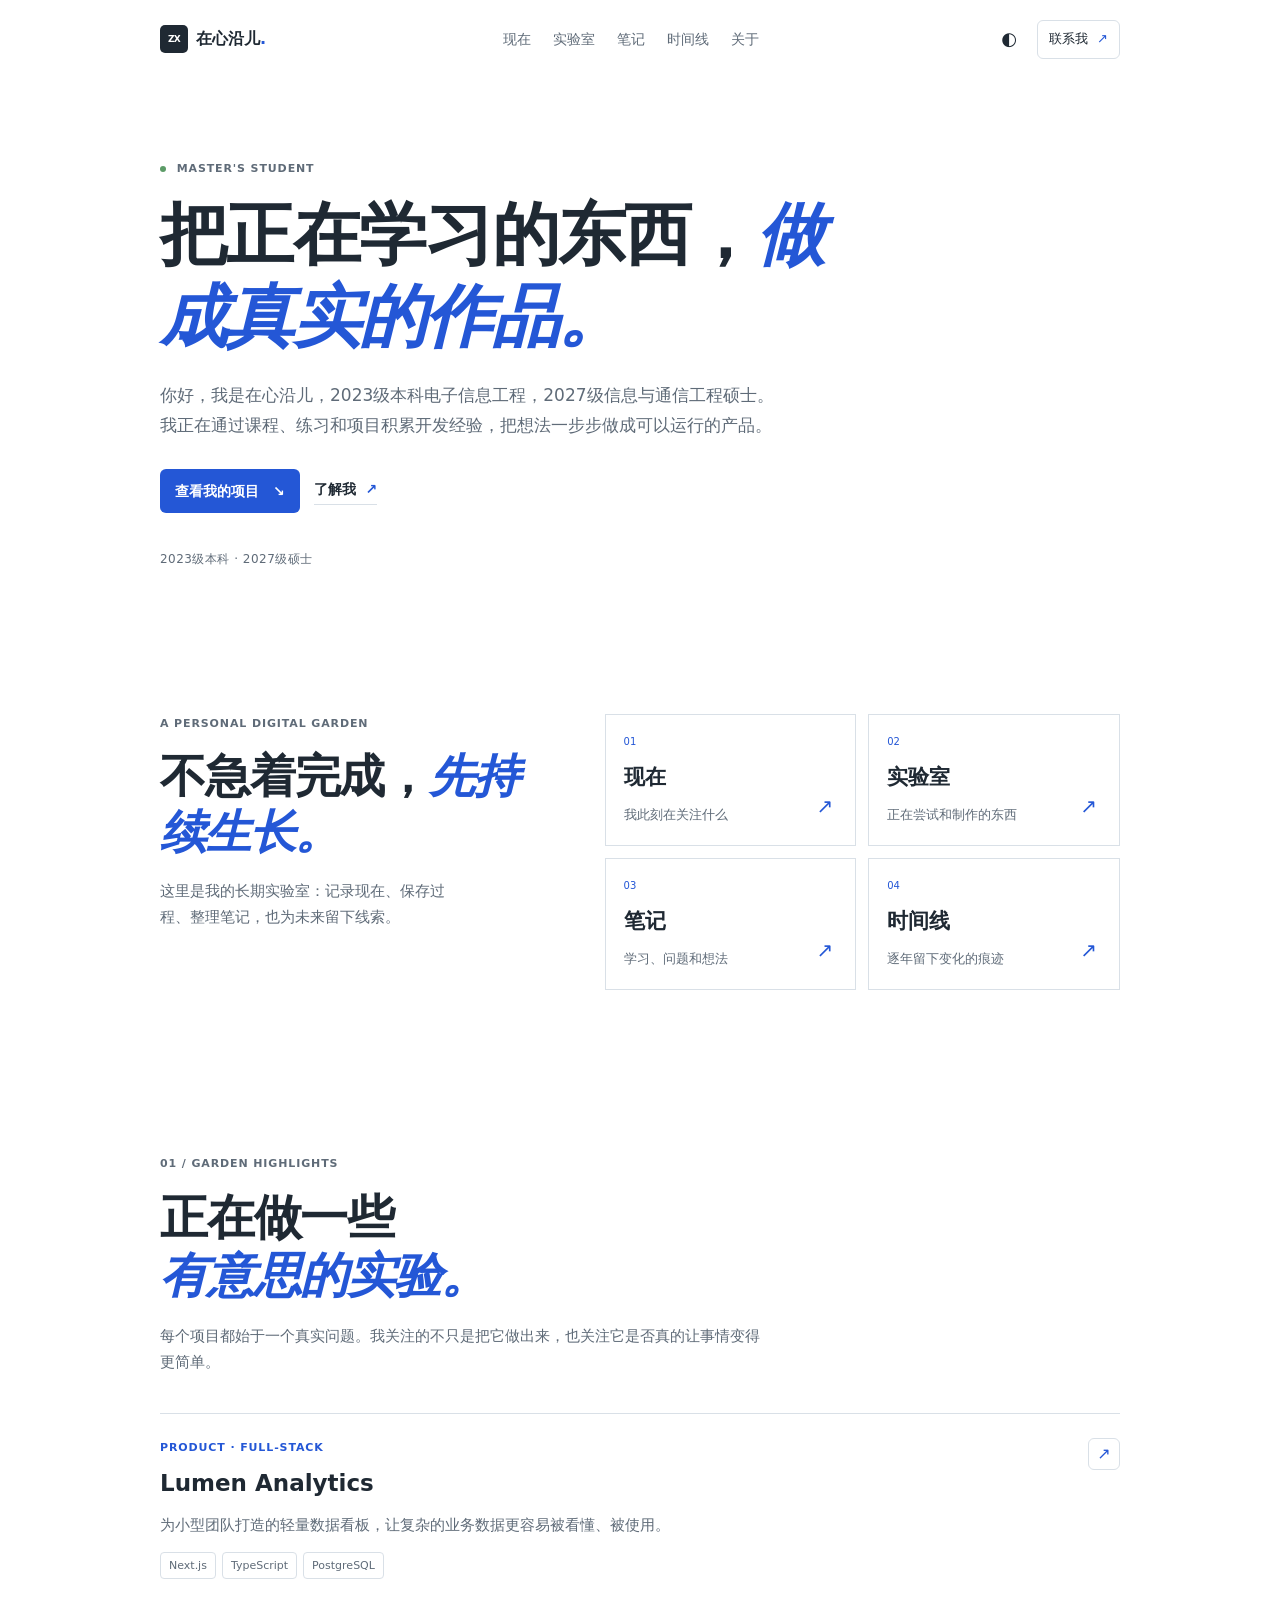
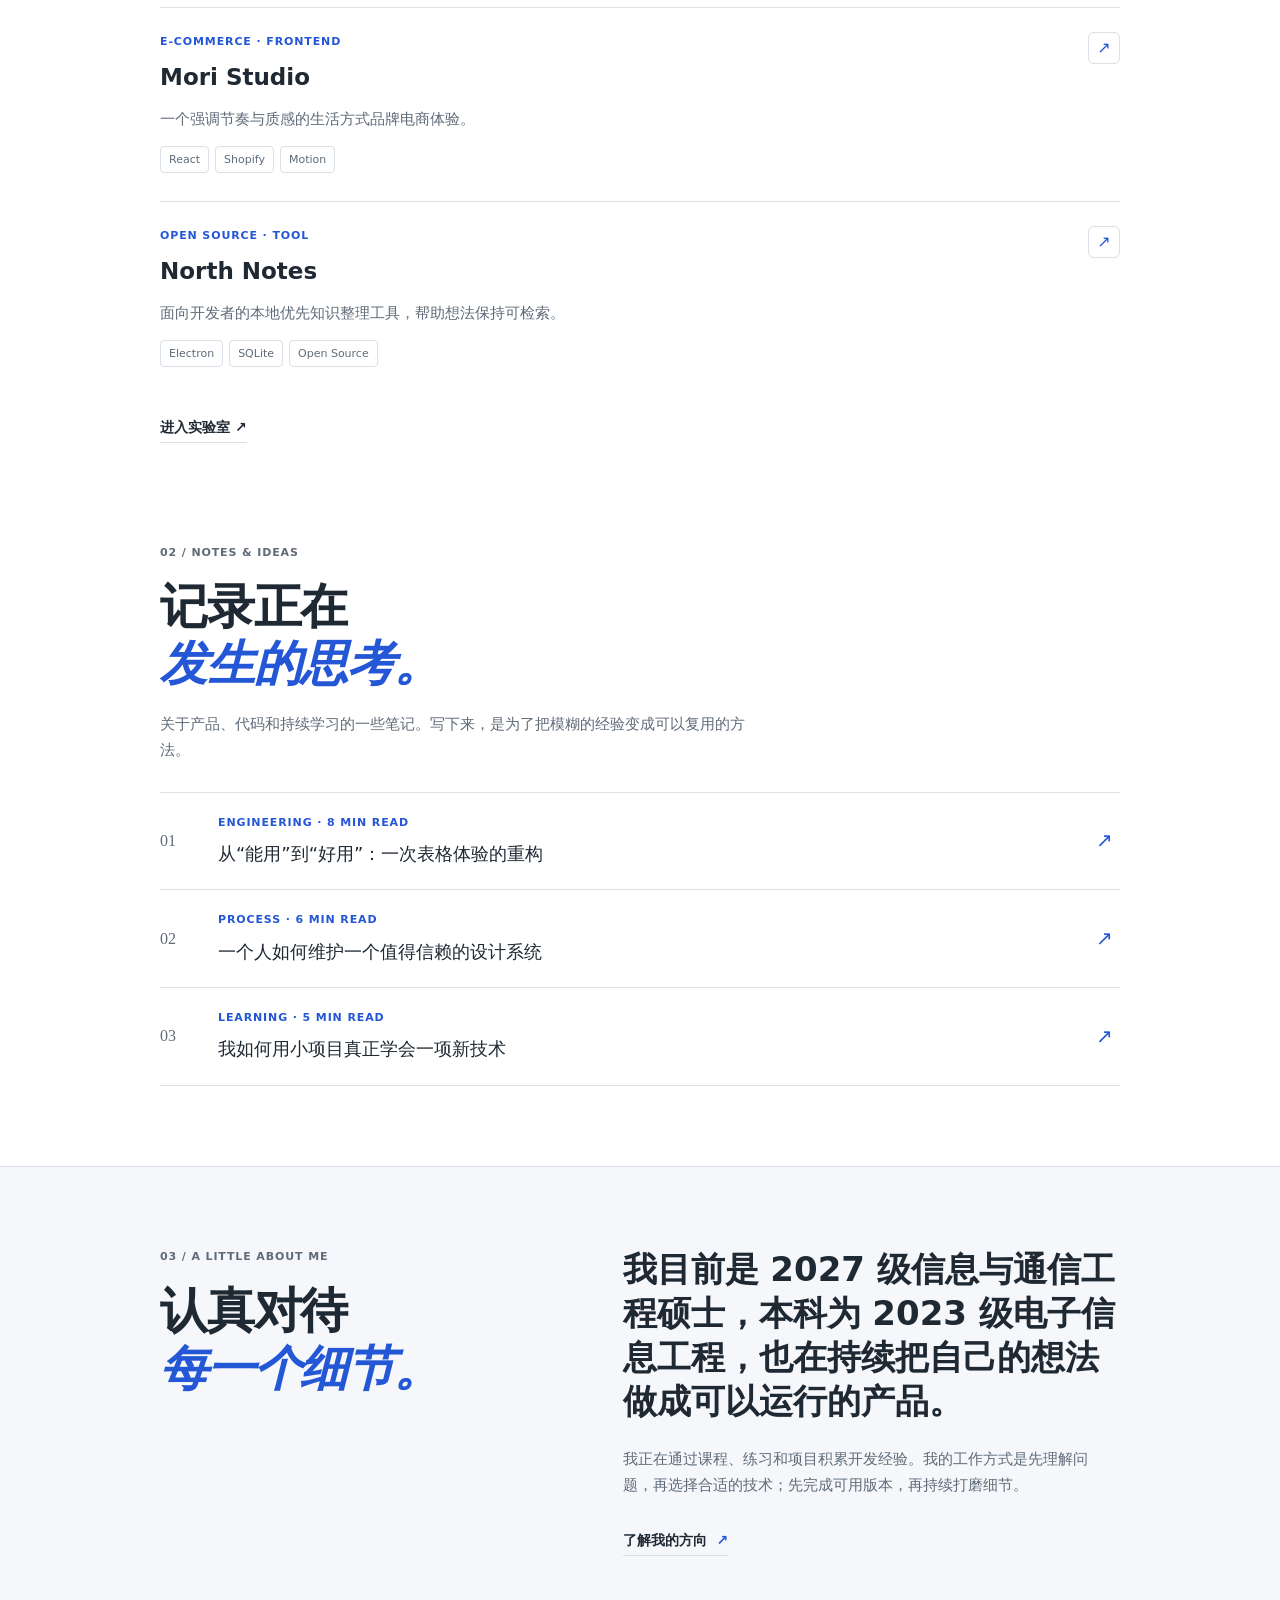
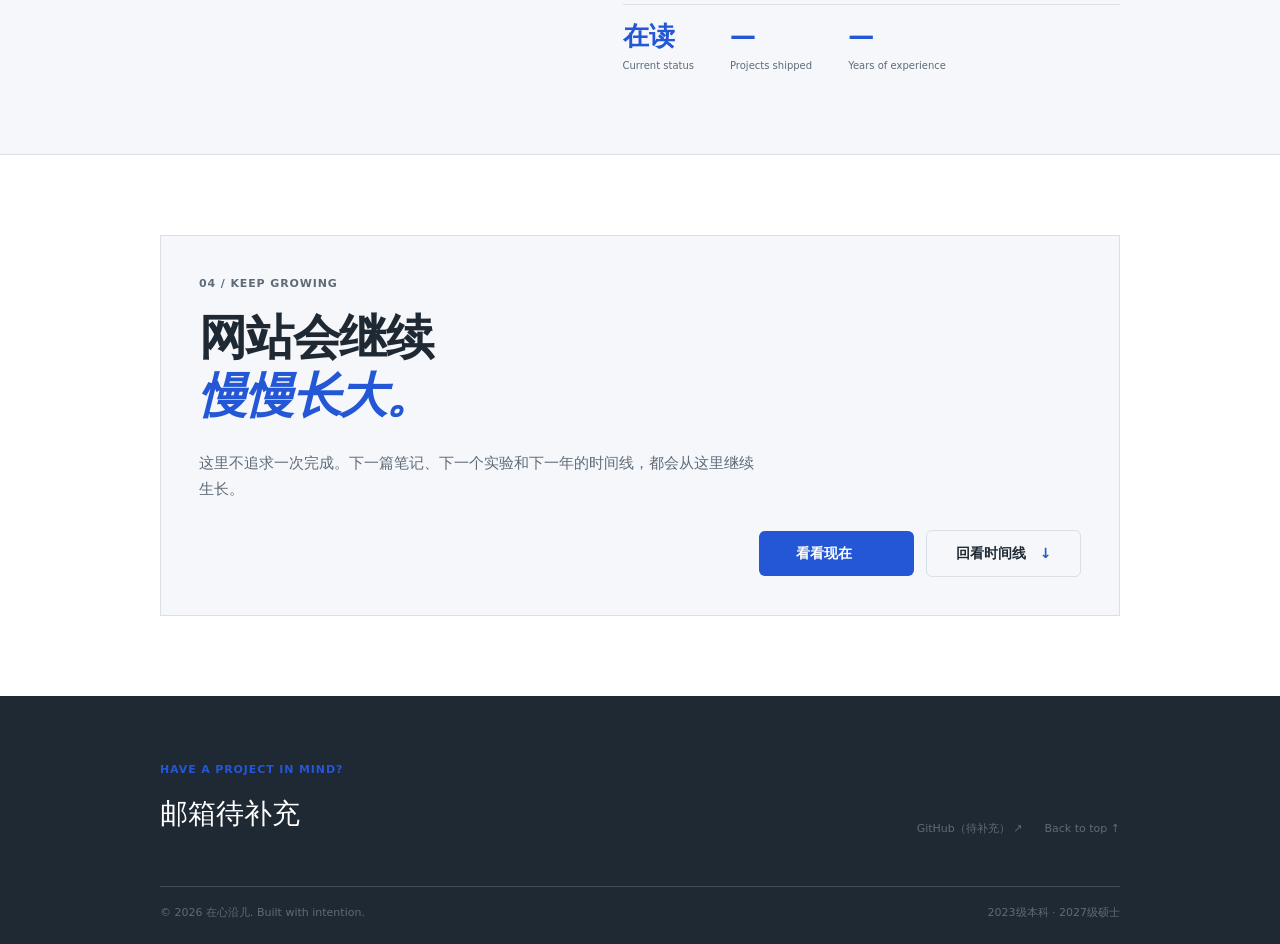
<file: index.html>
<!doctype html>
<html lang="zh-CN">
  <head>
    <meta charset="UTF-8" />
    <meta name="viewport" content="width=device-width, initial-scale=1.0" />
    <meta name="description" content="在心沿儿的个人数字花园，2023级本科电子信息工程，2027级信息与通信工程硕士。" />
    <meta name="theme-color" content="#f7f5ef" />
    <title>在心沿儿 · 2027级信息与通信工程硕士</title>
    <link rel="stylesheet" href="styles.css" />
  </head>
  <body>
    <div class="noise" aria-hidden="true"></div>
    <header class="site-header">
      <a class="brand" href="#top" aria-label="返回首页">
        <span class="brand-mark">ZX</span>
        <span>在心沿儿<span class="brand-dot">.</span></span>
      </a>
      <nav class="desktop-nav" aria-label="主导航">
        <a href="now.html">现在</a>
        <a href="lab.html">实验室</a>
        <a href="notes.html">笔记</a>
        <a href="timeline.html">时间线</a>
        <a href="about.html">关于</a>
      </nav>
      <div class="header-actions">
        <button class="icon-button" id="theme-toggle" type="button" aria-label="切换深色模式" title="切换深色模式">◐</button>
        <a class="header-contact" href="#contact">联系我 <span>↗</span></a>
        <button class="menu-toggle" id="menu-toggle" type="button" aria-label="打开菜单" aria-expanded="false">☰</button>
      </div>
      <nav class="mobile-nav" id="mobile-nav" aria-label="移动端导航">
        <a href="now.html">现在</a>
        <a href="lab.html">实验室</a>
        <a href="notes.html">笔记</a>
        <a href="timeline.html">时间线</a>
        <a href="about.html">关于</a>
      </nav>
    </header>

    <main id="top">
      <section class="hero section-shell">
        <div class="hero-copy">
          <p class="eyebrow"><span class="status-dot"></span> MASTER'S STUDENT</p>
          <h1>把正在学习的东西，<em>做成真实的作品。</em></h1>
          <p class="hero-description">你好，我是在心沿儿，2023级本科电子信息工程，2027级信息与通信工程硕士。我正在通过课程、练习和项目积累开发经验，把想法一步步做成可以运行的产品。</p>
          <div class="hero-actions">
            <a class="button button-primary" href="#projects">查看我的项目 <span>↘</span></a>
            <a class="text-link" href="#about">了解我 <span>↗</span></a>
          </div>
          <div class="hero-meta">
            <span>2023级本科 · 2027级硕士</span>
          </div>
        </div>
        <div class="hero-visual" aria-label="个人介绍视觉区域">
          <div class="orbit orbit-one"></div>
          <div class="orbit orbit-two"></div>
          <div class="hero-card hero-card-main">
            <span class="card-label">CURRENT FOCUS</span>
            <strong>Building thoughtful<br />digital experiences.</strong>
            <span class="card-arrow">↗</span>
          </div>
          <div class="floating-note note-top">Design<br /><span>+</span> Code</div>
          <div class="floating-note note-bottom">Selected<br />works <span>04</span></div>
        </div>
      </section>

      <section class="garden-overview section-shell" aria-label="个人数字花园入口">
        <div class="garden-overview-heading"><p class="eyebrow">A PERSONAL DIGITAL GARDEN</p><h2>不急着完成，<em>先持续生长。</em></h2><p>这里是我的长期实验室：记录现在、保存过程、整理笔记，也为未来留下线索。</p></div>
        <div class="garden-entry-grid"><a class="garden-entry" href="now.html"><span>01</span><strong>现在</strong><small>我此刻在关注什么</small><b>↗</b></a><a class="garden-entry" href="lab.html"><span>02</span><strong>实验室</strong><small>正在尝试和制作的东西</small><b>↗</b></a><a class="garden-entry" href="notes.html"><span>03</span><strong>笔记</strong><small>学习、问题和想法</small><b>↗</b></a><a class="garden-entry" href="timeline.html"><span>04</span><strong>时间线</strong><small>逐年留下变化的痕迹</small><b>↗</b></a></div>
      </section>

      <section class="marquee" aria-label="关注领域">
        <div class="marquee-track">
          <span>PRODUCT THINKING</span><b>✳</b><span>FRONTEND CRAFT</span><b>✳</b><span>OPEN SOURCE</span><b>✳</b><span>PRODUCT THINKING</span><b>✳</b><span>FRONTEND CRAFT</span><b>✳</b><span>OPEN SOURCE</span>
        </div>
      </section>

      <section class="section-shell section-block" id="projects">
        <div class="section-heading">
          <div>
            <p class="eyebrow">01 / GARDEN HIGHLIGHTS</p>
            <h2>正在做一些<br /><em>有意思的实验。</em></h2>
          </div>
          <p class="section-intro">每个项目都始于一个真实问题。我关注的不只是把它做出来，也关注它是否真的让事情变得更简单。</p>
        </div>
        <div class="project-grid">
          <article class="project-card project-featured">
            <div class="project-image image-lumen"><span class="image-label">LUMEN / 2024</span><div class="mock-window"><div class="mock-top"><i></i><i></i><i></i></div><div class="mock-content"><span></span><strong>01</strong><small>dashboard</small></div></div></div>
            <div class="project-info"><div><p class="project-type">PRODUCT · FULL-STACK</p><h3>Lumen Analytics</h3><p>为小型团队打造的轻量数据看板，让复杂的业务数据更容易被看懂、被使用。</p></div><a class="circle-link" href="#contact" aria-label="了解 Lumen Analytics 项目">↗</a></div>
            <div class="tag-list"><span>Next.js</span><span>TypeScript</span><span>PostgreSQL</span></div>
          </article>
          <article class="project-card">
            <div class="project-image image-mori"><span class="image-label">MORI / 2023</span><div class="mori-shape"></div><span class="mori-caption">slow<br />living</span></div>
            <div class="project-info"><div><p class="project-type">E-COMMERCE · FRONTEND</p><h3>Mori Studio</h3><p>一个强调节奏与质感的生活方式品牌电商体验。</p></div><a class="circle-link" href="#contact" aria-label="了解 Mori Studio 项目">↗</a></div>
            <div class="tag-list"><span>React</span><span>Shopify</span><span>Motion</span></div>
          </article>
          <article class="project-card">
            <div class="project-image image-north"><span class="image-label">NORTH / 2023</span><div class="north-grid"><span>N</span><span>O</span><span>R</span><span>T</span><span>H</span></div></div>
            <div class="project-info"><div><p class="project-type">OPEN SOURCE · TOOL</p><h3>North Notes</h3><p>面向开发者的本地优先知识整理工具，帮助想法保持可检索。</p></div><a class="circle-link" href="#contact" aria-label="了解 North Notes 项目">↗</a></div>
            <div class="tag-list"><span>Electron</span><span>SQLite</span><span>Open Source</span></div>
          </article>
        </div>
        <a class="section-link" href="lab.html">进入实验室 <span>↗</span></a>
      </section>

      <section class="section-shell section-block writing-section" id="writing">
        <div class="section-heading compact-heading">
          <div><p class="eyebrow">02 / NOTES & IDEAS</p><h2>记录正在<br /><em>发生的思考。</em></h2></div>
          <p class="section-intro">关于产品、代码和持续学习的一些笔记。写下来，是为了把模糊的经验变成可以复用的方法。</p>
        </div>
        <div class="article-list">
          <a class="article-row" href="notes.html"><span class="article-number">01</span><div><p class="article-meta">ENGINEERING · 8 MIN READ</p><h3>从“能用”到“好用”：一次表格体验的重构</h3></div><span class="article-arrow">↗</span></a>
          <a class="article-row" href="notes.html"><span class="article-number">02</span><div><p class="article-meta">PROCESS · 6 MIN READ</p><h3>一个人如何维护一个值得信赖的设计系统</h3></div><span class="article-arrow">↗</span></a>
          <a class="article-row" href="notes.html"><span class="article-number">03</span><div><p class="article-meta">LEARNING · 5 MIN READ</p><h3>我如何用小项目真正学会一项新技术</h3></div><span class="article-arrow">↗</span></a>
        </div>
      </section>

      <section class="about-panel" id="about">
        <div class="section-shell about-grid">
          <div><p class="eyebrow">03 / A LITTLE ABOUT ME</p><h2>认真对待<br /><em>每一个细节。</em></h2></div>
          <div class="about-copy"><p class="large-copy">我目前是 2027 级信息与通信工程硕士，本科为 2023 级电子信息工程，也在持续把自己的想法做成可以运行的产品。</p><p>我正在通过课程、练习和项目积累开发经验。我的工作方式是先理解问题，再选择合适的技术；先完成可用版本，再持续打磨细节。</p><a class="text-link" href="about.html">了解我的方向 <span>↗</span></a></div>
          <div class="about-facts"><div><strong>在读</strong><span>Current status</span></div><div><strong>—</strong><span>Projects shipped</span></div><div><strong>—</strong><span>Years of experience</span></div></div>
        </div>
      </section>

      <section class="section-shell section-block resume-section" id="resume">
        <div class="resume-card"><div><p class="eyebrow">04 / KEEP GROWING</p><h2>网站会继续<br /><em>慢慢长大。</em></h2><p>这里不追求一次完成。下一篇笔记、下一个实验和下一年的时间线，都会从这里继续生长。</p></div><div class="resume-actions"><a class="button button-dark" href="now.html">看看现在 <span>↗</span></a><a class="button button-outline" href="timeline.html">回看时间线 <span>↓</span></a></div></div>
      </section>
    </main>

    <footer class="site-footer" id="contact">
      <div class="section-shell footer-top"><div><span class="footer-kicker">Have a project in mind?</span><a class="footer-email" href="#contact">邮箱待补充</a></div><div class="footer-links"><a href="#contact">GitHub（待补充） ↗</a><a href="#top">Back to top ↑</a></div></div>
      <div class="section-shell footer-bottom"><span>© <span id="year"></span> 在心沿儿. Built with intention.</span><span>2023级本科 · 2027级硕士</span></div>
    </footer>
    <script src="script.js"></script>
  </body>
</html>
</file>
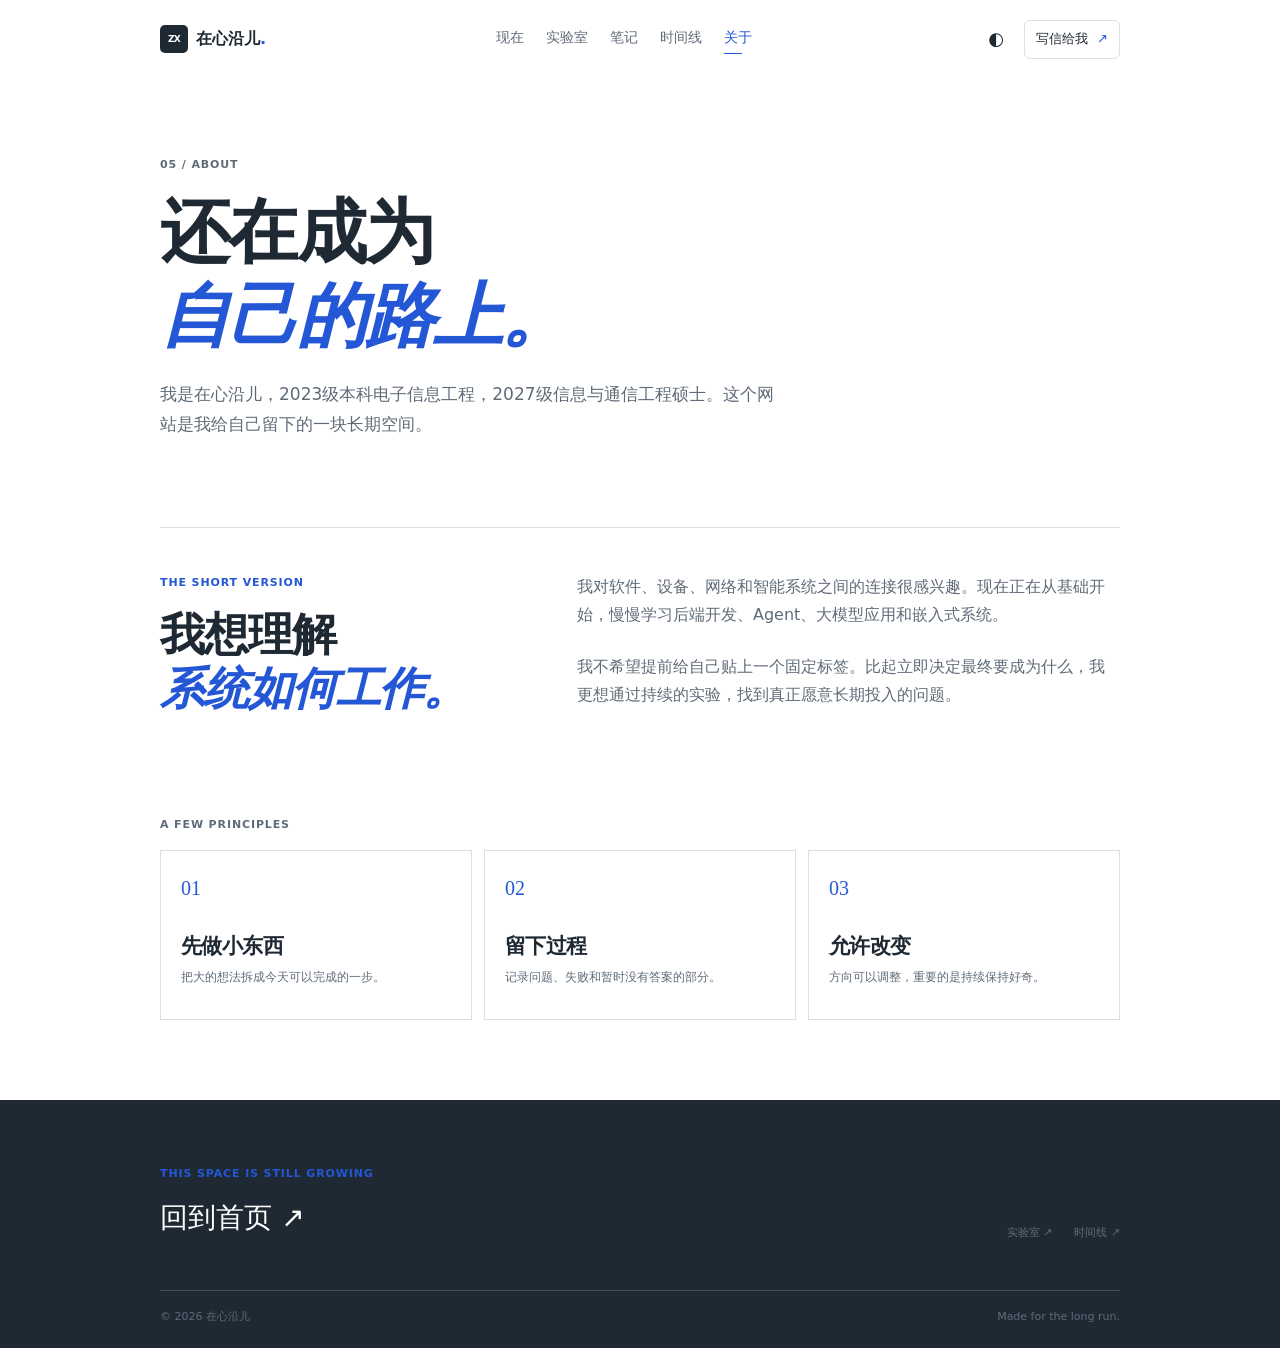
<file: about.html>
<!doctype html>
<html lang="zh-CN">
  <head><meta charset="UTF-8" /><meta name="viewport" content="width=device-width, initial-scale=1.0" /><meta name="description" content="关于在心沿儿：电子信息工程与信息通信工程背景的个人数字花园。" /><title>关于 · 在心沿儿</title><link rel="stylesheet" href="styles.css" /></head>
  <body><div class="noise" aria-hidden="true"></div><header class="site-header"><a class="brand" href="index.html" aria-label="返回首页"><span class="brand-mark">ZX</span><span>在心沿儿<span class="brand-dot">.</span></span></a><nav class="desktop-nav" aria-label="主导航"><a href="now.html">现在</a><a href="lab.html">实验室</a><a href="notes.html">笔记</a><a href="timeline.html">时间线</a><a class="active" href="about.html">关于</a></nav><div class="header-actions"><button class="icon-button" id="theme-toggle" type="button" aria-label="切换深色模式">◐</button><a class="header-contact" href="index.html#contact">写信给我 <span>↗</span></a><button class="menu-toggle" id="menu-toggle" type="button" aria-label="打开菜单" aria-expanded="false">☰</button></div><nav class="mobile-nav" id="mobile-nav" aria-label="移动端导航"><a href="now.html">现在</a><a href="lab.html">实验室</a><a href="notes.html">笔记</a><a href="timeline.html">时间线</a><a class="active" href="about.html">关于</a></nav></header>
    <main class="page-shell"><section class="page-hero"><p class="eyebrow">05 / ABOUT</p><h1>还在成为<br /><em>自己的路上。</em></h1><p>我是在心沿儿，2023级本科电子信息工程，2027级信息与通信工程硕士。这个网站是我给自己留下的一块长期空间。</p></section><section class="about-story content-section"><div class="story-column"><p class="card-kicker">THE SHORT VERSION</p><h2>我想理解<br /><em>系统如何工作。</em></h2></div><div class="story-column story-copy"><p>我对软件、设备、网络和智能系统之间的连接很感兴趣。现在正在从基础开始，慢慢学习后端开发、Agent、大模型应用和嵌入式系统。</p><p>我不希望提前给自己贴上一个固定标签。比起立即决定最终要成为什么，我更想通过持续的实验，找到真正愿意长期投入的问题。</p></div></section><section class="principles content-section"><p class="eyebrow">A FEW PRINCIPLES</p><div class="principle-grid"><article><span>01</span><h2>先做小东西</h2><p>把大的想法拆成今天可以完成的一步。</p></article><article><span>02</span><h2>留下过程</h2><p>记录问题、失败和暂时没有答案的部分。</p></article><article><span>03</span><h2>允许改变</h2><p>方向可以调整，重要的是持续保持好奇。</p></article></div></section></main>
    <footer class="site-footer"><div class="section-shell footer-top"><div><span class="footer-kicker">THIS SPACE IS STILL GROWING</span><a class="footer-email" href="index.html">回到首页 ↗</a></div><div class="footer-links"><a href="lab.html">实验室 ↗</a><a href="timeline.html">时间线 ↗</a></div></div><div class="section-shell footer-bottom"><span>© <span id="year"></span> 在心沿儿</span><span>Made for the long run.</span></div></footer><script src="script.js"></script></body>
</html>
</file>
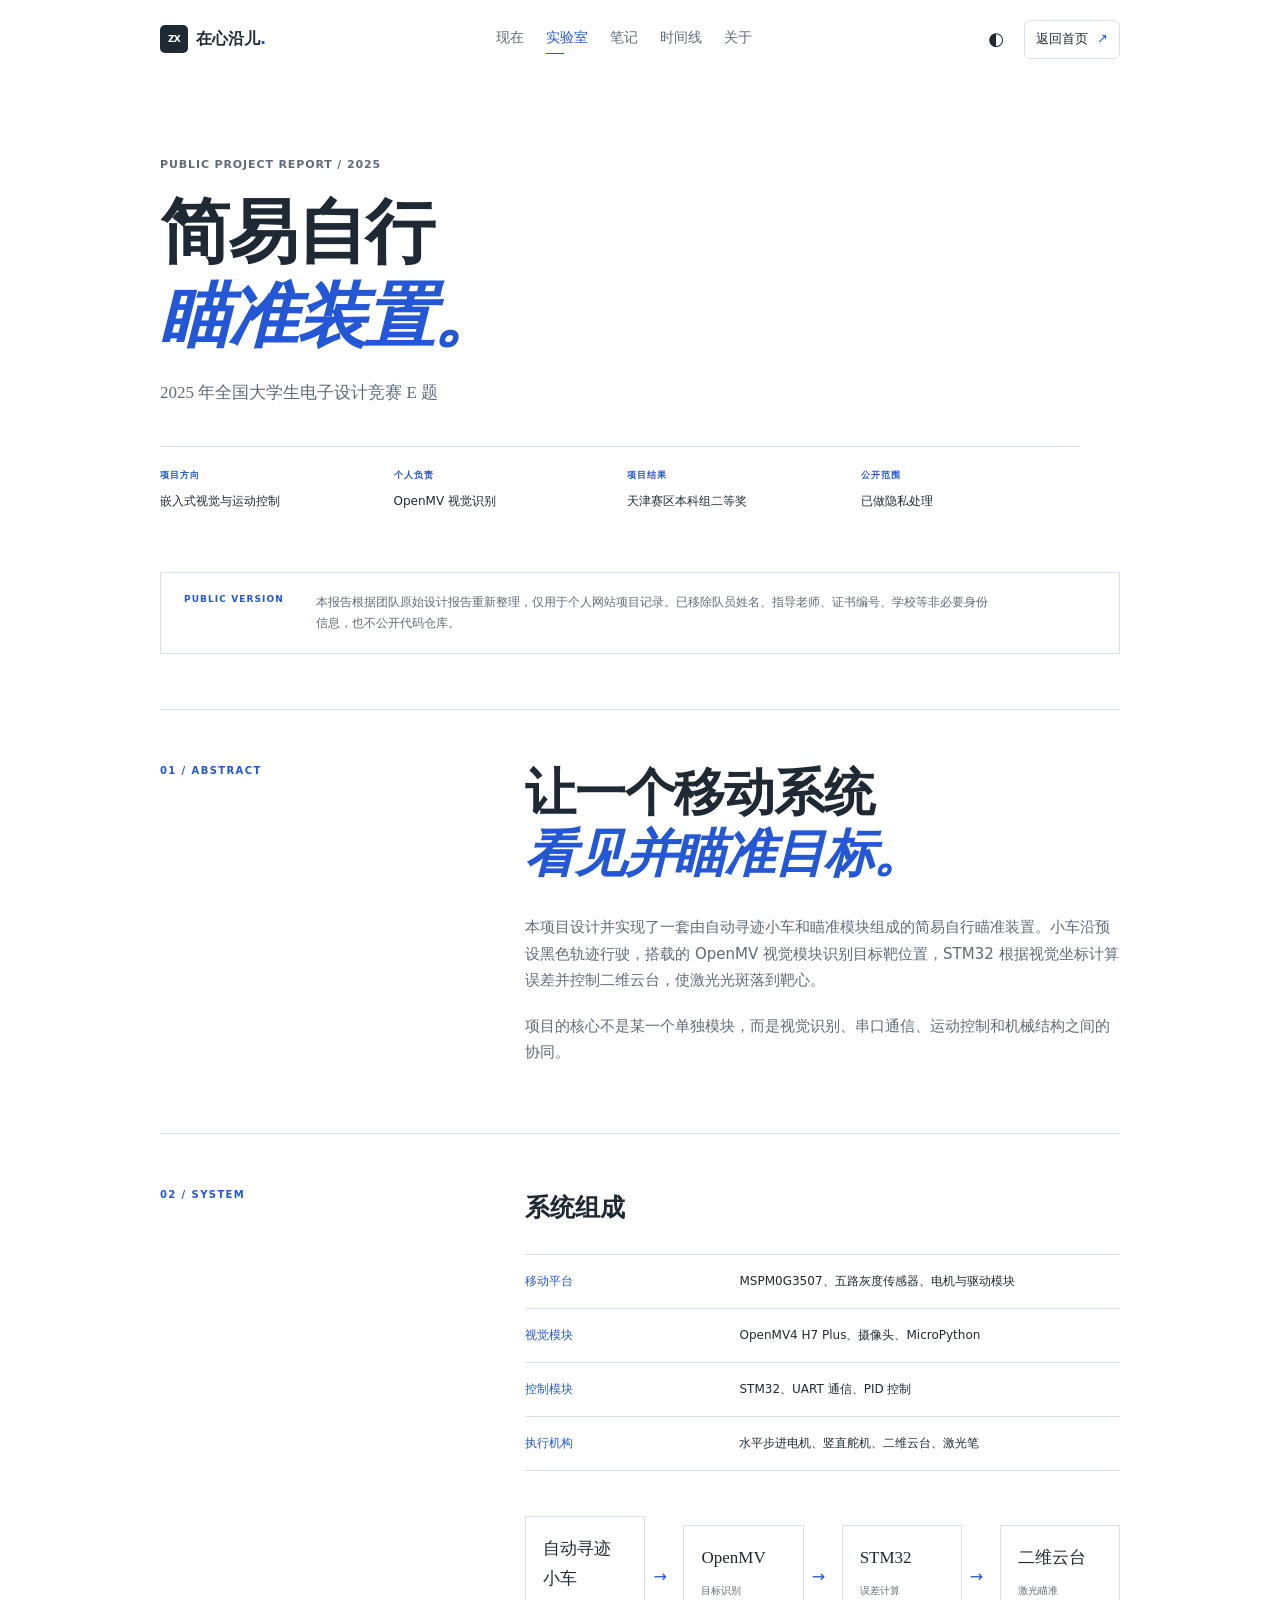
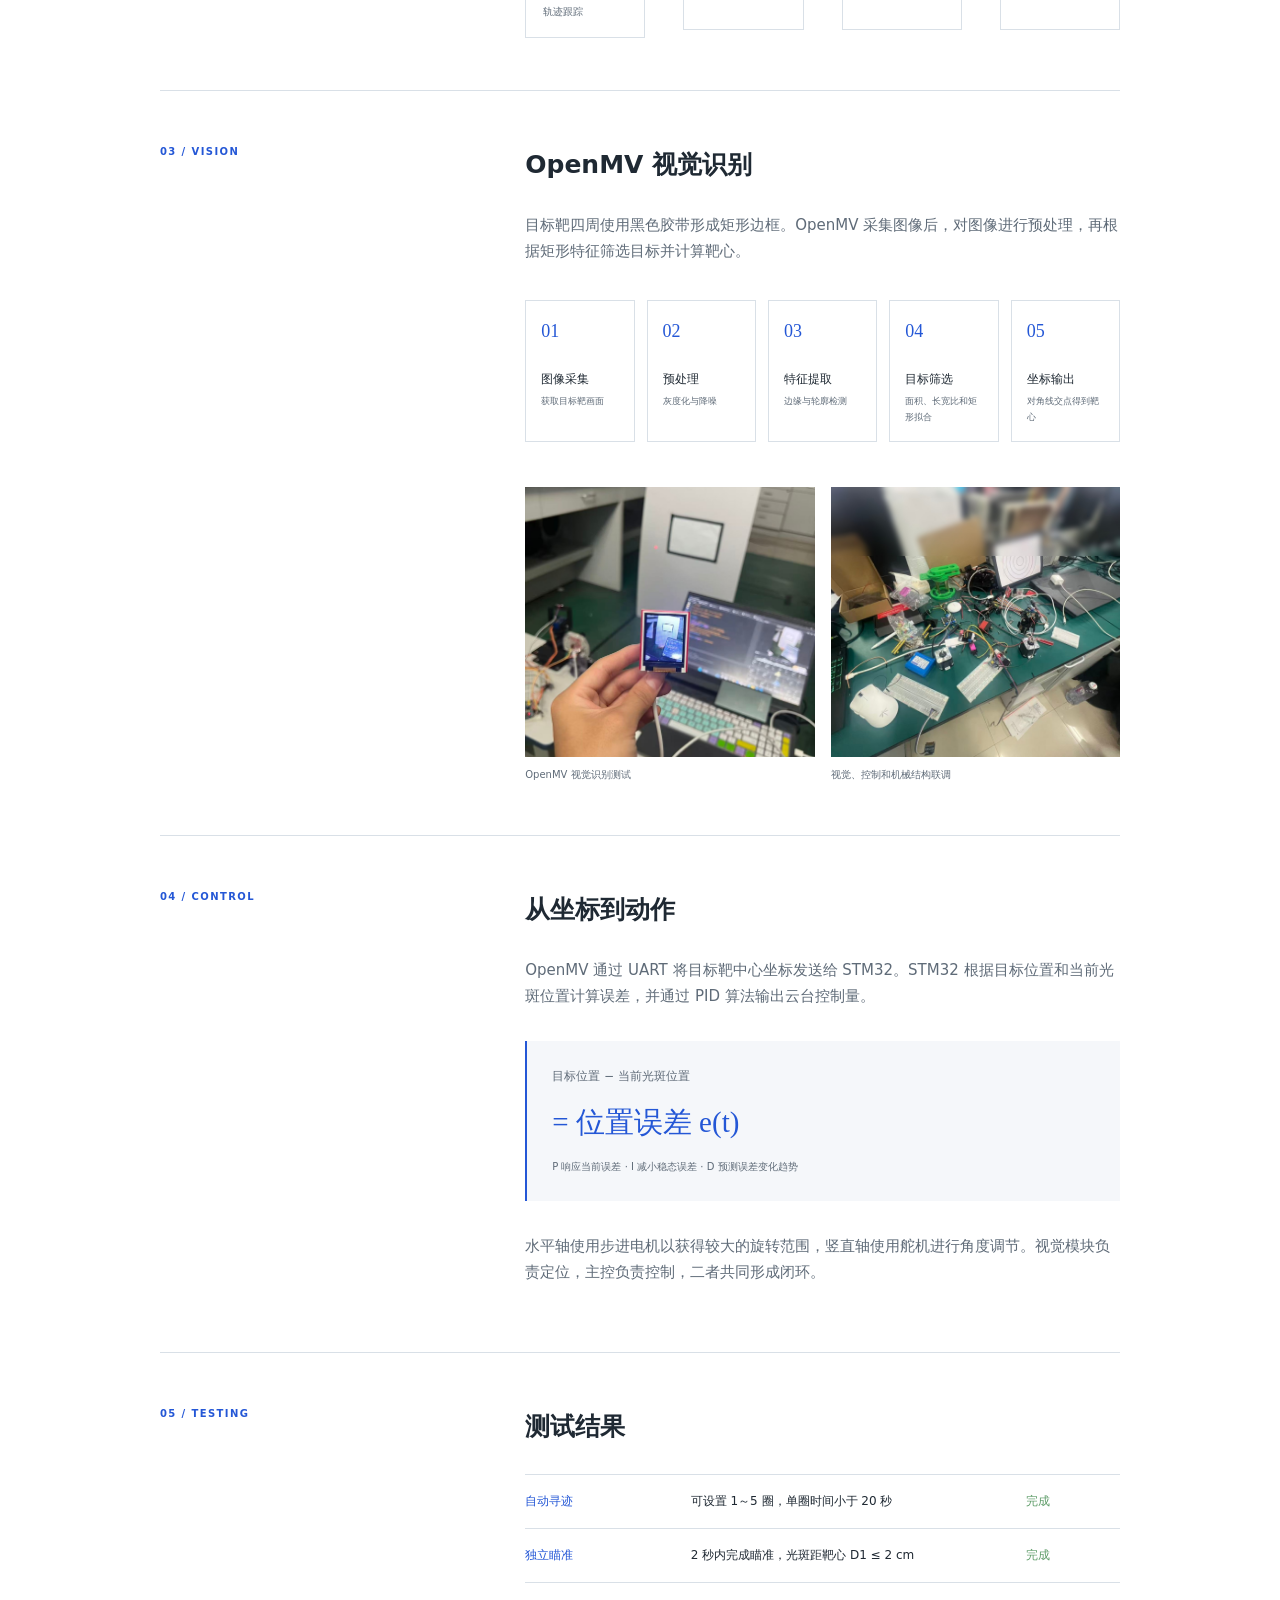
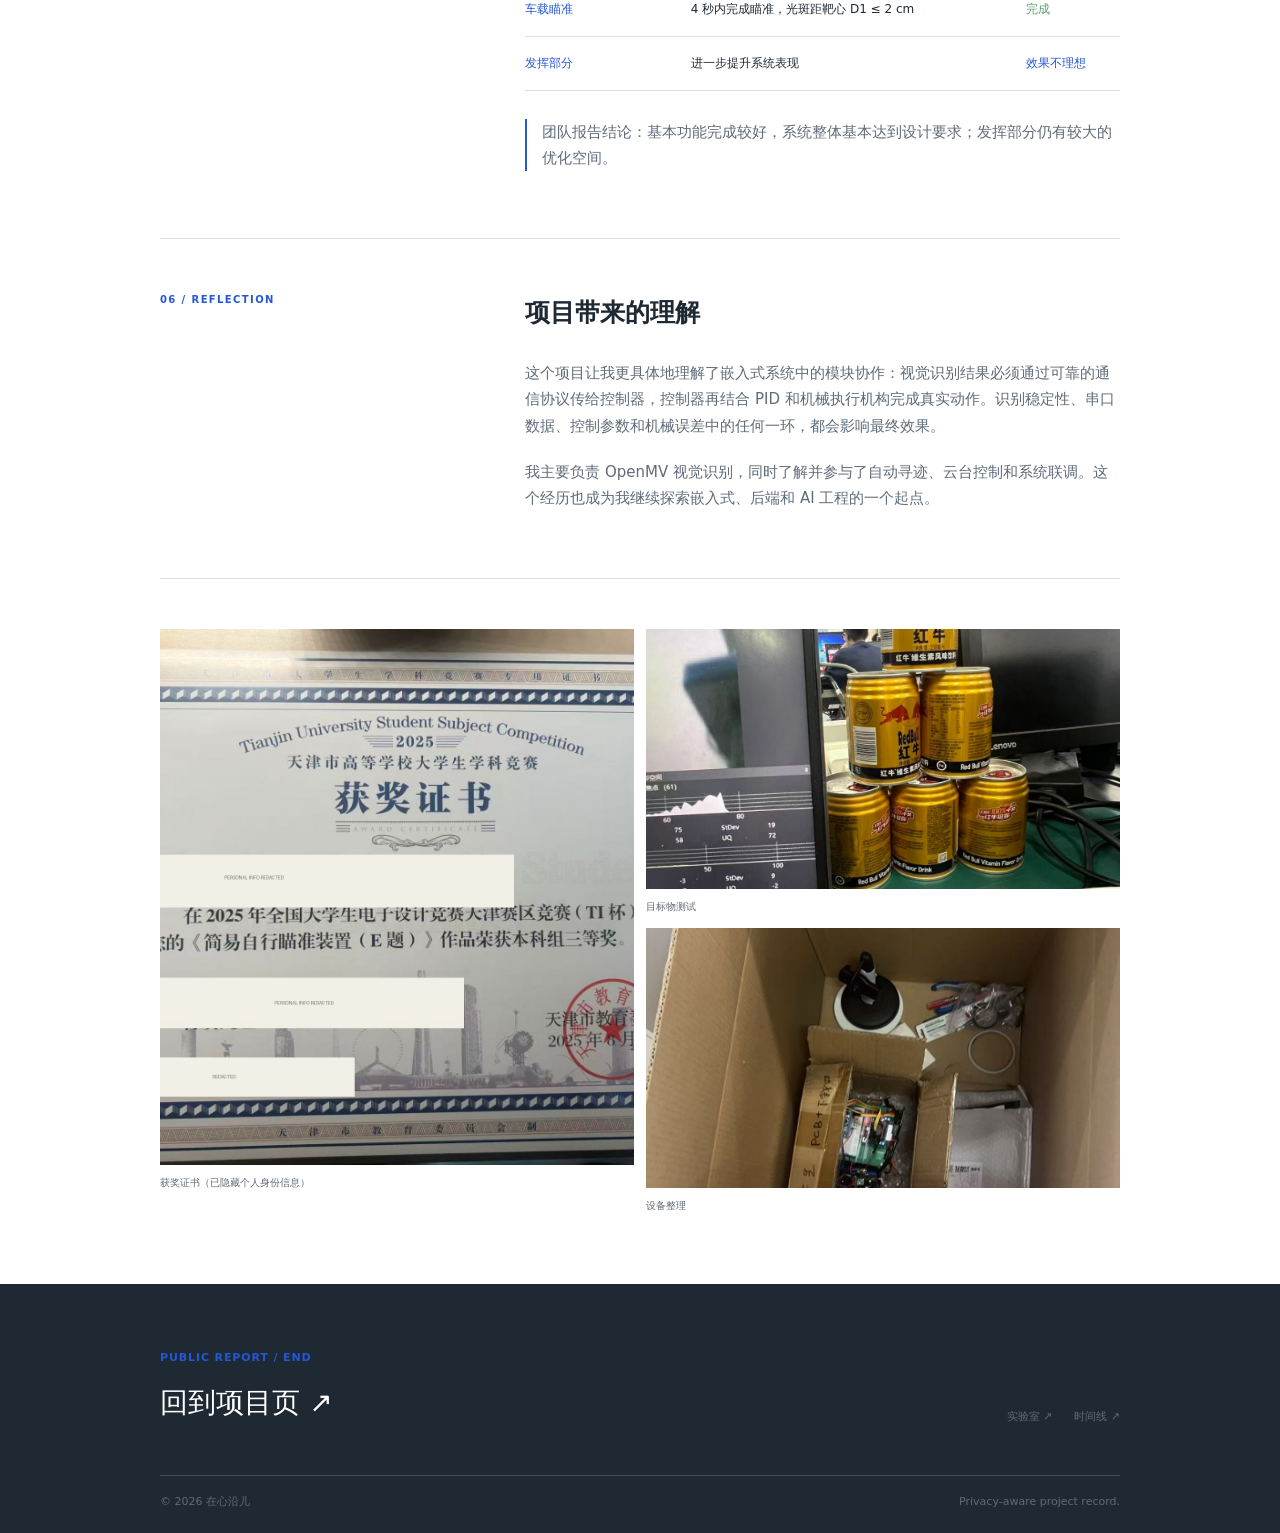
<file: aiming-device-report.html>
<!doctype html>
<html lang="zh-CN">
  <head><meta charset="UTF-8" /><meta name="viewport" content="width=device-width, initial-scale=1.0" /><meta name="description" content="2025 年全国大学生电子设计竞赛 E 题简易自行瞄准装置公开展示版报告。" /><title>公开版报告 · 简易自行瞄准装置</title><link rel="stylesheet" href="styles.css" /></head>
  <body><div class="noise" aria-hidden="true"></div><header class="site-header"><a class="brand" href="index.html" aria-label="返回首页"><span class="brand-mark">ZX</span><span>在心沿儿<span class="brand-dot">.</span></span></a><nav class="desktop-nav" aria-label="主导航"><a href="now.html">现在</a><a class="active" href="lab.html">实验室</a><a href="notes.html">笔记</a><a href="timeline.html">时间线</a><a href="about.html">关于</a></nav><div class="header-actions"><button class="icon-button" id="theme-toggle" type="button" aria-label="切换深色模式">◐</button><a class="header-contact" href="index.html#contact">返回首页 <span>↗</span></a><button class="menu-toggle" id="menu-toggle" type="button" aria-label="打开菜单" aria-expanded="false">☰</button></div><nav class="mobile-nav" id="mobile-nav" aria-label="移动端导航"><a href="now.html">现在</a><a class="active" href="lab.html">实验室</a><a href="notes.html">笔记</a><a href="timeline.html">时间线</a><a href="about.html">关于</a></nav></header>
    <main class="page-shell report-page"><section class="report-cover"><p class="eyebrow">PUBLIC PROJECT REPORT / 2025</p><h1>简易自行<br /><em>瞄准装置。</em></h1><p class="report-subtitle">2025 年全国大学生电子设计竞赛 E 题</p><div class="report-meta-grid"><div><span>项目方向</span><strong>嵌入式视觉与运动控制</strong></div><div><span>个人负责</span><strong>OpenMV 视觉识别</strong></div><div><span>项目结果</span><strong>天津赛区本科组二等奖</strong></div><div><span>公开范围</span><strong>已做隐私处理</strong></div></div></section>
      <section class="privacy-note"><span>PUBLIC VERSION</span><p>本报告根据团队原始设计报告重新整理，仅用于个人网站项目记录。已移除队员姓名、指导老师、证书编号、学校等非必要身份信息，也不公开代码仓库。</p></section>
      <section class="report-section"><div class="report-section-label">01 / ABSTRACT</div><div class="report-section-body"><h2>让一个移动系统<br /><em>看见并瞄准目标。</em></h2><p>本项目设计并实现了一套由自动寻迹小车和瞄准模块组成的简易自行瞄准装置。小车沿预设黑色轨迹行驶，搭载的 OpenMV 视觉模块识别目标靶位置，STM32 根据视觉坐标计算误差并控制二维云台，使激光光斑落到靶心。</p><p>项目的核心不是某一个单独模块，而是视觉识别、串口通信、运动控制和机械结构之间的协同。</p></div></section>
      <section class="report-section"><div class="report-section-label">02 / SYSTEM</div><div class="report-section-body"><h3>系统组成</h3><div class="report-table"><div><span>移动平台</span><strong>MSPM0G3507、五路灰度传感器、电机与驱动模块</strong></div><div><span>视觉模块</span><strong>OpenMV4 H7 Plus、摄像头、MicroPython</strong></div><div><span>控制模块</span><strong>STM32、UART 通信、PID 控制</strong></div><div><span>执行机构</span><strong>水平步进电机、竖直舵机、二维云台、激光笔</strong></div></div><div class="report-diagram"><div>自动寻迹小车<strong>轨迹跟踪</strong></div><b>→</b><div>OpenMV<strong>目标识别</strong></div><b>→</b><div>STM32<strong>误差计算</strong></div><b>→</b><div>二维云台<strong>激光瞄准</strong></div></div></div></section>
      <section class="report-section"><div class="report-section-label">03 / VISION</div><div class="report-section-body"><h3>OpenMV 视觉识别</h3><p>目标靶四周使用黑色胶带形成矩形边框。OpenMV 采集图像后，对图像进行预处理，再根据矩形特征筛选目标并计算靶心。</p><div class="report-steps"><div><b>01</b><span>图像采集</span><small>获取目标靶画面</small></div><div><b>02</b><span>预处理</span><small>灰度化与降噪</small></div><div><b>03</b><span>特征提取</span><small>边缘与轮廓检测</small></div><div><b>04</b><span>目标筛选</span><small>面积、长宽比和矩形拟合</small></div><div><b>05</b><span>坐标输出</span><small>对角线交点得到靶心</small></div></div><div class="report-image-pair"><figure><img src="assets/aiming-device/vision-test-public.jpg" alt="OpenMV 目标识别测试画面" /><figcaption>OpenMV 视觉识别测试</figcaption></figure><figure><img src="assets/aiming-device/workbench-public.jpg" alt="电赛现场系统联调" /><figcaption>视觉、控制和机械结构联调</figcaption></figure></div></div></section>
      <section class="report-section"><div class="report-section-label">04 / CONTROL</div><div class="report-section-body"><h3>从坐标到动作</h3><p>OpenMV 通过 UART 将目标靶中心坐标发送给 STM32。STM32 根据目标位置和当前光斑位置计算误差，并通过 PID 算法输出云台控制量。</p><div class="formula-card"><span>目标位置 − 当前光斑位置</span><strong>= 位置误差 e(t)</strong><small>P 响应当前误差 · I 减小稳态误差 · D 预测误差变化趋势</small></div><p>水平轴使用步进电机以获得较大的旋转范围，竖直轴使用舵机进行角度调节。视觉模块负责定位，主控负责控制，二者共同形成闭环。</p></div></section>
      <section class="report-section"><div class="report-section-label">05 / TESTING</div><div class="report-section-body"><h3>测试结果</h3><div class="report-table test-table-public"><div><span>自动寻迹</span><strong>可设置 1～5 圈，单圈时间小于 20 秒</strong><em>完成</em></div><div><span>独立瞄准</span><strong>2 秒内完成瞄准，光斑距靶心 D1 ≤ 2 cm</strong><em>完成</em></div><div><span>车载瞄准</span><strong>4 秒内完成瞄准，光斑距靶心 D1 ≤ 2 cm</strong><em>完成</em></div><div><span>发挥部分</span><strong>进一步提升系统表现</strong><em class="result-warning">效果不理想</em></div></div><p class="report-conclusion">团队报告结论：基本功能完成较好，系统整体基本达到设计要求；发挥部分仍有较大的优化空间。</p></div></section>
      <section class="report-section"><div class="report-section-label">06 / REFLECTION</div><div class="report-section-body"><h3>项目带来的理解</h3><p>这个项目让我更具体地理解了嵌入式系统中的模块协作：视觉识别结果必须通过可靠的通信协议传给控制器，控制器再结合 PID 和机械执行机构完成真实动作。识别稳定性、串口数据、控制参数和机械误差中的任何一环，都会影响最终效果。</p><p>我主要负责 OpenMV 视觉识别，同时了解并参与了自动寻迹、云台控制和系统联调。这个经历也成为我继续探索嵌入式、后端和 AI 工程的一个起点。</p></div></section>
      <section class="report-gallery"><figure><img src="assets/aiming-device/certificate-public.jpg" alt="已脱敏的天津赛区获奖证书" /><figcaption>获奖证书（已隐藏个人身份信息）</figcaption></figure><figure><img src="assets/aiming-device/target-stack-public.jpg" alt="项目目标物测试" /><figcaption>目标物测试</figcaption></figure><figure><img src="assets/aiming-device/equipment-box-public.jpg" alt="比赛设备整理" /><figcaption>设备整理</figcaption></figure></section></main>
    <footer class="site-footer"><div class="section-shell footer-top"><div><span class="footer-kicker">PUBLIC REPORT / END</span><a class="footer-email" href="aiming-device.html">回到项目页 ↗</a></div><div class="footer-links"><a href="lab.html">实验室 ↗</a><a href="timeline.html">时间线 ↗</a></div></div><div class="section-shell footer-bottom"><span>© <span id="year"></span> 在心沿儿</span><span>Privacy-aware project record.</span></div></footer><script src="script.js"></script></body>
</html>
</file>
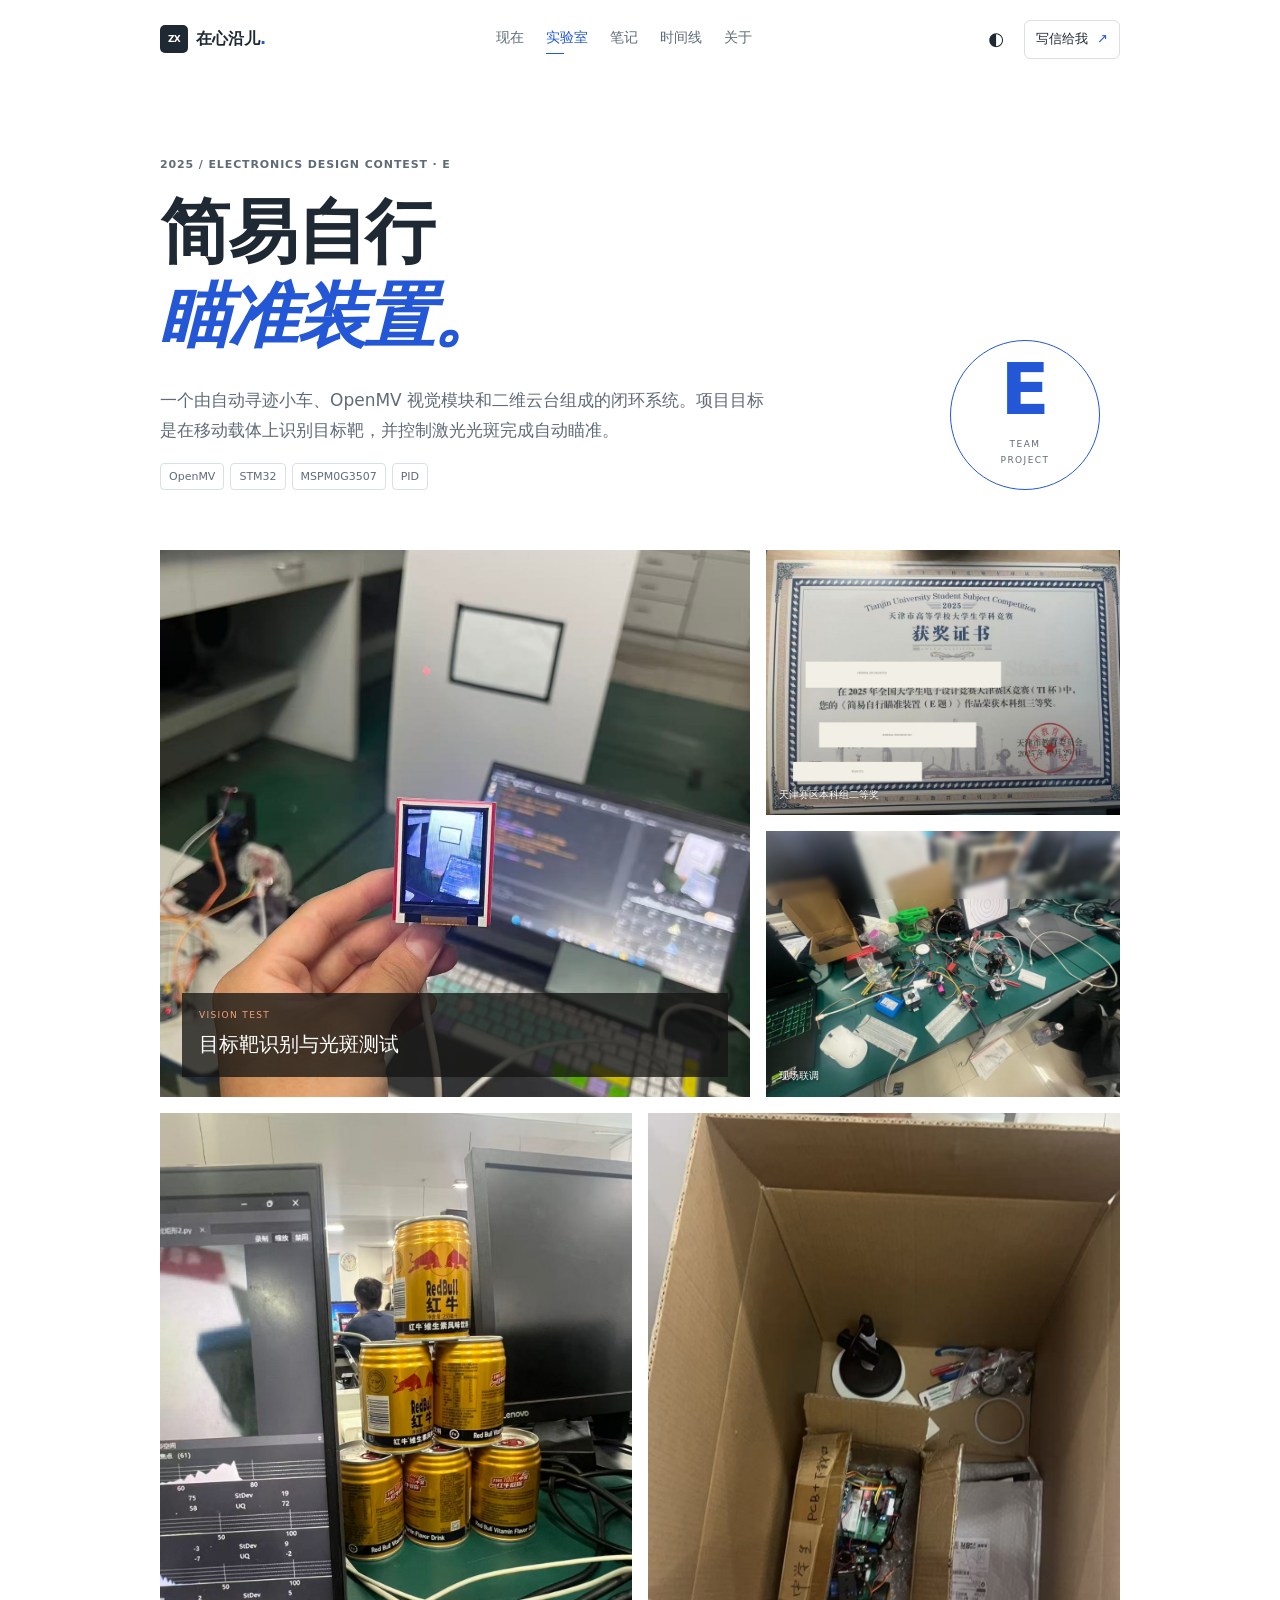
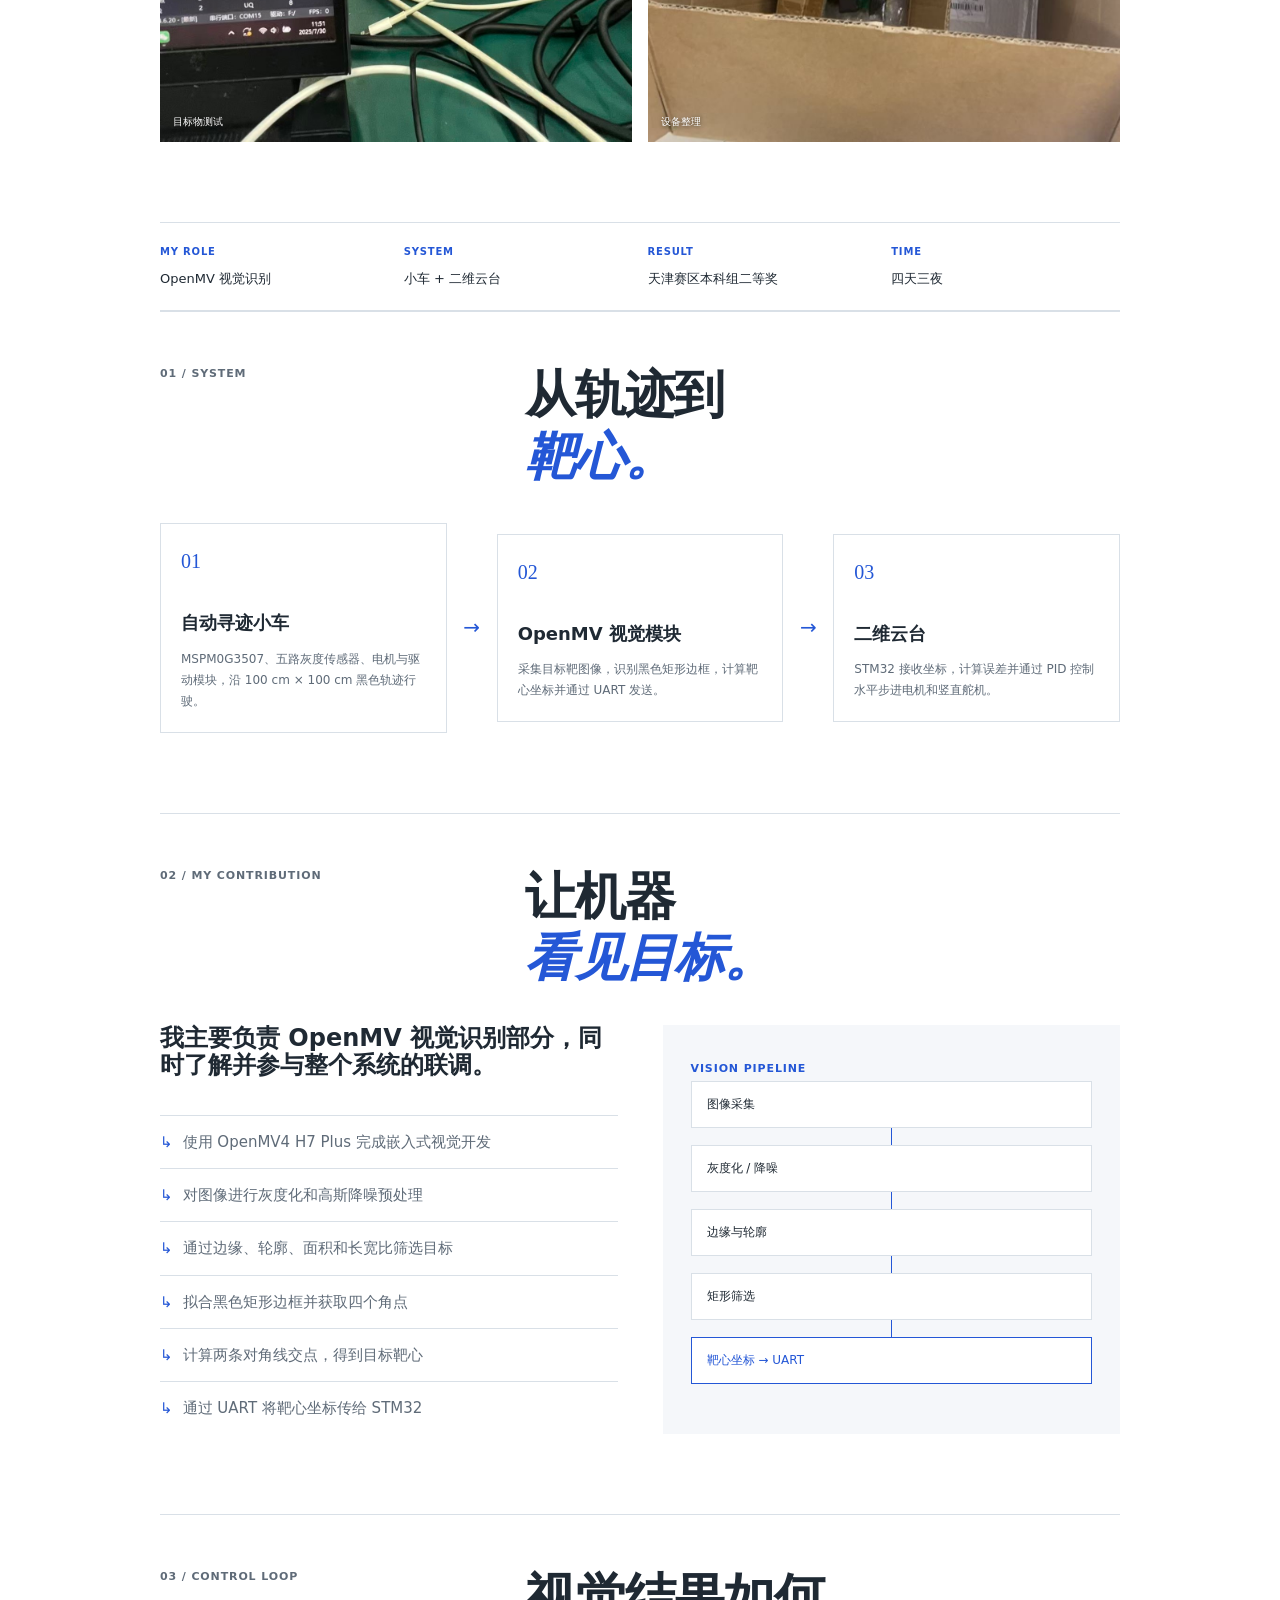
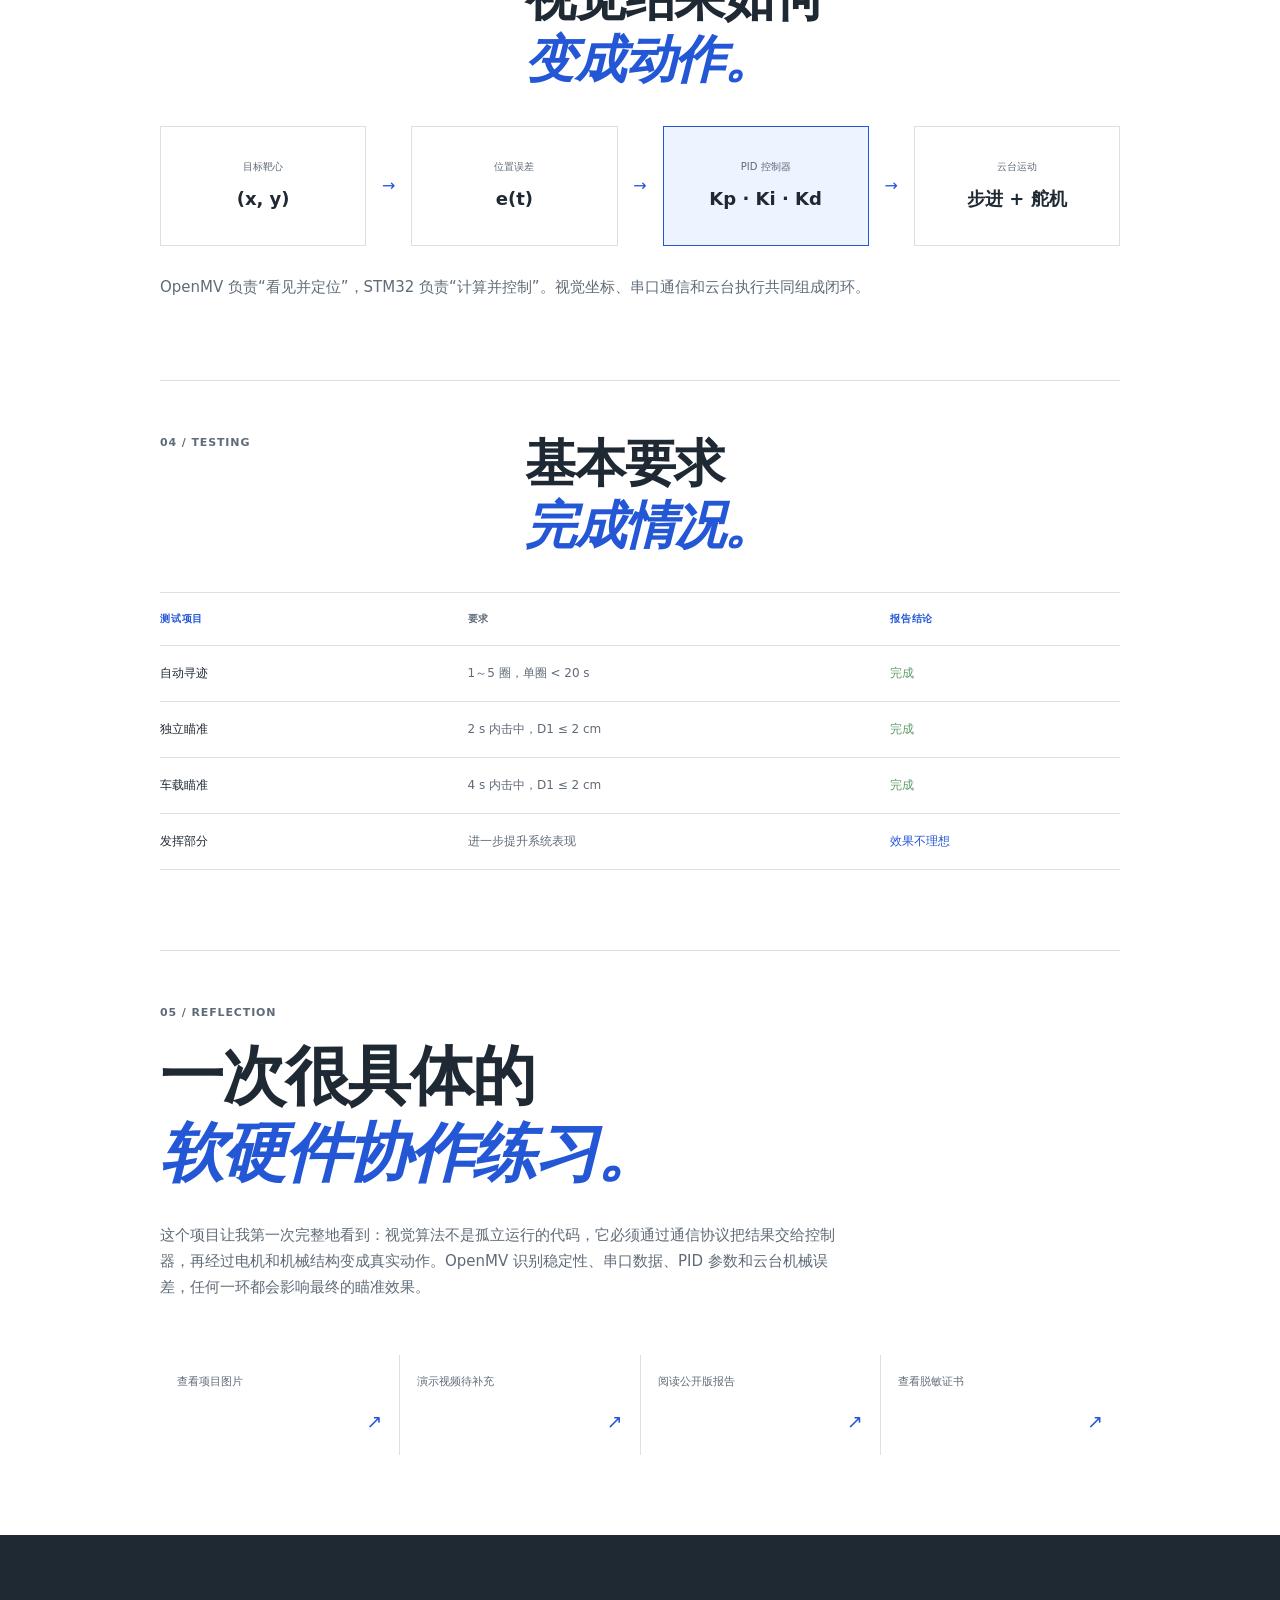
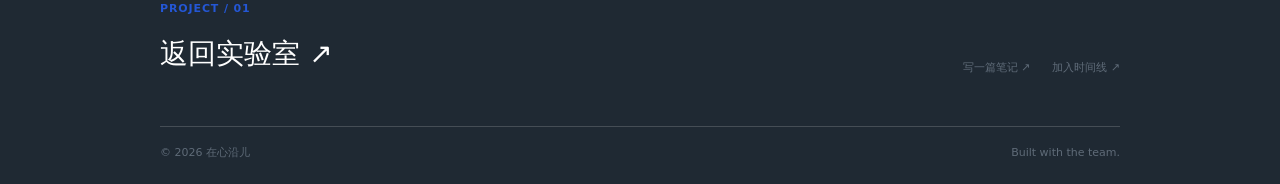
<file: aiming-device.html>
<!doctype html>
<html lang="zh-CN">
  <head><meta charset="UTF-8" /><meta name="viewport" content="width=device-width, initial-scale=1.0" /><meta name="description" content="2025 年全国大学生电子设计竞赛 E 题：简易自行瞄准装置。" /><title>简易自行瞄准装置 · 在心沿儿</title><link rel="stylesheet" href="styles.css" /></head>
  <body><div class="noise" aria-hidden="true"></div><header class="site-header"><a class="brand" href="index.html" aria-label="返回首页"><span class="brand-mark">ZX</span><span>在心沿儿<span class="brand-dot">.</span></span></a><nav class="desktop-nav" aria-label="主导航"><a href="now.html">现在</a><a class="active" href="lab.html">实验室</a><a href="notes.html">笔记</a><a href="timeline.html">时间线</a><a href="about.html">关于</a></nav><div class="header-actions"><button class="icon-button" id="theme-toggle" type="button" aria-label="切换深色模式">◐</button><a class="header-contact" href="index.html#contact">写信给我 <span>↗</span></a><button class="menu-toggle" id="menu-toggle" type="button" aria-label="打开菜单" aria-expanded="false">☰</button></div><nav class="mobile-nav" id="mobile-nav" aria-label="移动端导航"><a href="now.html">现在</a><a class="active" href="lab.html">实验室</a><a href="notes.html">笔记</a><a href="timeline.html">时间线</a><a href="about.html">关于</a></nav></header>
    <main class="page-shell project-detail-page"><section class="project-detail-hero"><div><p class="eyebrow">2025 / ELECTRONICS DESIGN CONTEST · E</p><h1>简易自行<br /><em>瞄准装置。</em></h1><p>一个由自动寻迹小车、OpenMV 视觉模块和二维云台组成的闭环系统。项目目标是在移动载体上识别目标靶，并控制激光光斑完成自动瞄准。</p><div class="tag-list"><span>OpenMV</span><span>STM32</span><span>MSPM0G3507</span><span>PID</span></div></div><div class="project-stamp"><strong>E</strong><span>TEAM<br />PROJECT</span></div></section>
      <section class="project-gallery content-section" aria-label="项目图片"><div class="gallery-main"><img src="assets/aiming-device/vision-test-public.jpg" alt="OpenMV 手持调试画面与目标靶识别测试" /><div class="gallery-caption"><span>VISION TEST</span><strong>目标靶识别与光斑测试</strong></div></div><div class="gallery-side"><figure><img src="assets/aiming-device/certificate-public.jpg" alt="已脱敏的 2025 年天津赛区获奖证书" /><figcaption>天津赛区本科组二等奖</figcaption></figure><figure><img src="assets/aiming-device/workbench-public.jpg" alt="电赛现场小车、云台、目标靶和测试设备" /><figcaption>现场联调</figcaption></figure></div><div class="gallery-bottom"><figure><img src="assets/aiming-device/target-stack-public.jpg" alt="用于视觉和瞄准测试的目标物" /><figcaption>目标物测试</figcaption></figure><figure><img src="assets/aiming-device/equipment-box-public.jpg" alt="比赛结束后整理的电路板和设备" /><figcaption>设备整理</figcaption></figure></div></section>
      <section class="project-facts content-section"><div><span>MY ROLE</span><strong>OpenMV 视觉识别</strong></div><div><span>SYSTEM</span><strong>小车 + 二维云台</strong></div><div><span>RESULT</span><strong>天津赛区本科组二等奖</strong></div><div><span>TIME</span><strong>四天三夜</strong></div></section>
      <section class="project-detail-section content-section"><div class="detail-heading"><p class="eyebrow">01 / SYSTEM</p><h2>从轨迹到<br /><em>靶心。</em></h2></div><div class="system-flow"><div><b>01</b><strong>自动寻迹小车</strong><p>MSPM0G3507、五路灰度传感器、电机与驱动模块，沿 100 cm × 100 cm 黑色轨迹行驶。</p></div><i>→</i><div><b>02</b><strong>OpenMV 视觉模块</strong><p>采集目标靶图像，识别黑色矩形边框，计算靶心坐标并通过 UART 发送。</p></div><i>→</i><div><b>03</b><strong>二维云台</strong><p>STM32 接收坐标，计算误差并通过 PID 控制水平步进电机和竖直舵机。</p></div></div></section>
      <section class="project-detail-section content-section"><div class="detail-heading"><p class="eyebrow">02 / MY CONTRIBUTION</p><h2>让机器<br /><em>看见目标。</em></h2></div><div class="detail-columns"><div><p class="lead-text">我主要负责 OpenMV 视觉识别部分，同时了解并参与整个系统的联调。</p><ul class="detail-list"><li>使用 OpenMV4 H7 Plus 完成嵌入式视觉开发</li><li>对图像进行灰度化和高斯降噪预处理</li><li>通过边缘、轮廓、面积和长宽比筛选目标</li><li>拟合黑色矩形边框并获取四个角点</li><li>计算两条对角线交点，得到目标靶心</li><li>通过 UART 将靶心坐标传给 STM32</li></ul></div><div class="algorithm-card"><span class="card-kicker">VISION PIPELINE</span><div class="algorithm-step">图像采集</div><div class="algorithm-line"></div><div class="algorithm-step">灰度化 / 降噪</div><div class="algorithm-line"></div><div class="algorithm-step">边缘与轮廓</div><div class="algorithm-line"></div><div class="algorithm-step">矩形筛选</div><div class="algorithm-line"></div><div class="algorithm-step algorithm-final">靶心坐标 → UART</div></div></div></section>
      <section class="project-detail-section content-section"><div class="detail-heading"><p class="eyebrow">03 / CONTROL LOOP</p><h2>视觉结果如何<br /><em>变成动作。</em></h2></div><div class="control-loop"><div class="loop-node"><span>目标靶心</span><strong>(x, y)</strong></div><b>→</b><div class="loop-node"><span>位置误差</span><strong>e(t)</strong></div><b>→</b><div class="loop-node loop-accent"><span>PID 控制器</span><strong>Kp · Ki · Kd</strong></div><b>→</b><div class="loop-node"><span>云台运动</span><strong>步进 + 舵机</strong></div></div><p class="detail-note">OpenMV 负责“看见并定位”，STM32 负责“计算并控制”。视觉坐标、串口通信和云台执行共同组成闭环。</p></section>
      <section class="project-detail-section content-section"><div class="detail-heading"><p class="eyebrow">04 / TESTING</p><h2>基本要求<br /><em>完成情况。</em></h2></div><div class="test-table"><div class="test-row test-header"><span>测试项目</span><span>要求</span><span>报告结论</span></div><div class="test-row"><span>自动寻迹</span><span>1～5 圈，单圈 &lt; 20 s</span><strong>完成</strong></div><div class="test-row"><span>独立瞄准</span><span>2 s 内击中，D1 ≤ 2 cm</span><strong>完成</strong></div><div class="test-row"><span>车载瞄准</span><span>4 s 内击中，D1 ≤ 2 cm</span><strong>完成</strong></div><div class="test-row"><span>发挥部分</span><span>进一步提升系统表现</span><em>效果不理想</em></div></div></section>
      <section class="project-detail-section project-reflection content-section"><p class="eyebrow">05 / REFLECTION</p><h2>一次很具体的<br /><em>软硬件协作练习。</em></h2><p>这个项目让我第一次完整地看到：视觉算法不是孤立运行的代码，它必须通过通信协议把结果交给控制器，再经过电机和机械结构变成真实动作。OpenMV 识别稳定性、串口数据、PID 参数和云台机械误差，任何一环都会影响最终的瞄准效果。</p><div class="resource-placeholders"><a href="assets/aiming-device/vision-test-public.jpg">查看项目图片 <span>↗</span></a><a href="#">演示视频待补充 <span>↗</span></a><a href="aiming-device-report.html">阅读公开版报告 <span>↗</span></a><a href="assets/aiming-device/certificate-public.jpg">查看脱敏证书 <span>↗</span></a></div></section></main>
    <footer class="site-footer"><div class="section-shell footer-top"><div><span class="footer-kicker">PROJECT / 01</span><a class="footer-email" href="lab.html">返回实验室 ↗</a></div><div class="footer-links"><a href="notes.html">写一篇笔记 ↗</a><a href="timeline.html">加入时间线 ↗</a></div></div><div class="section-shell footer-bottom"><span>© <span id="year"></span> 在心沿儿</span><span>Built with the team.</span></div></footer><script src="script.js"></script></body>
</html>
</file>
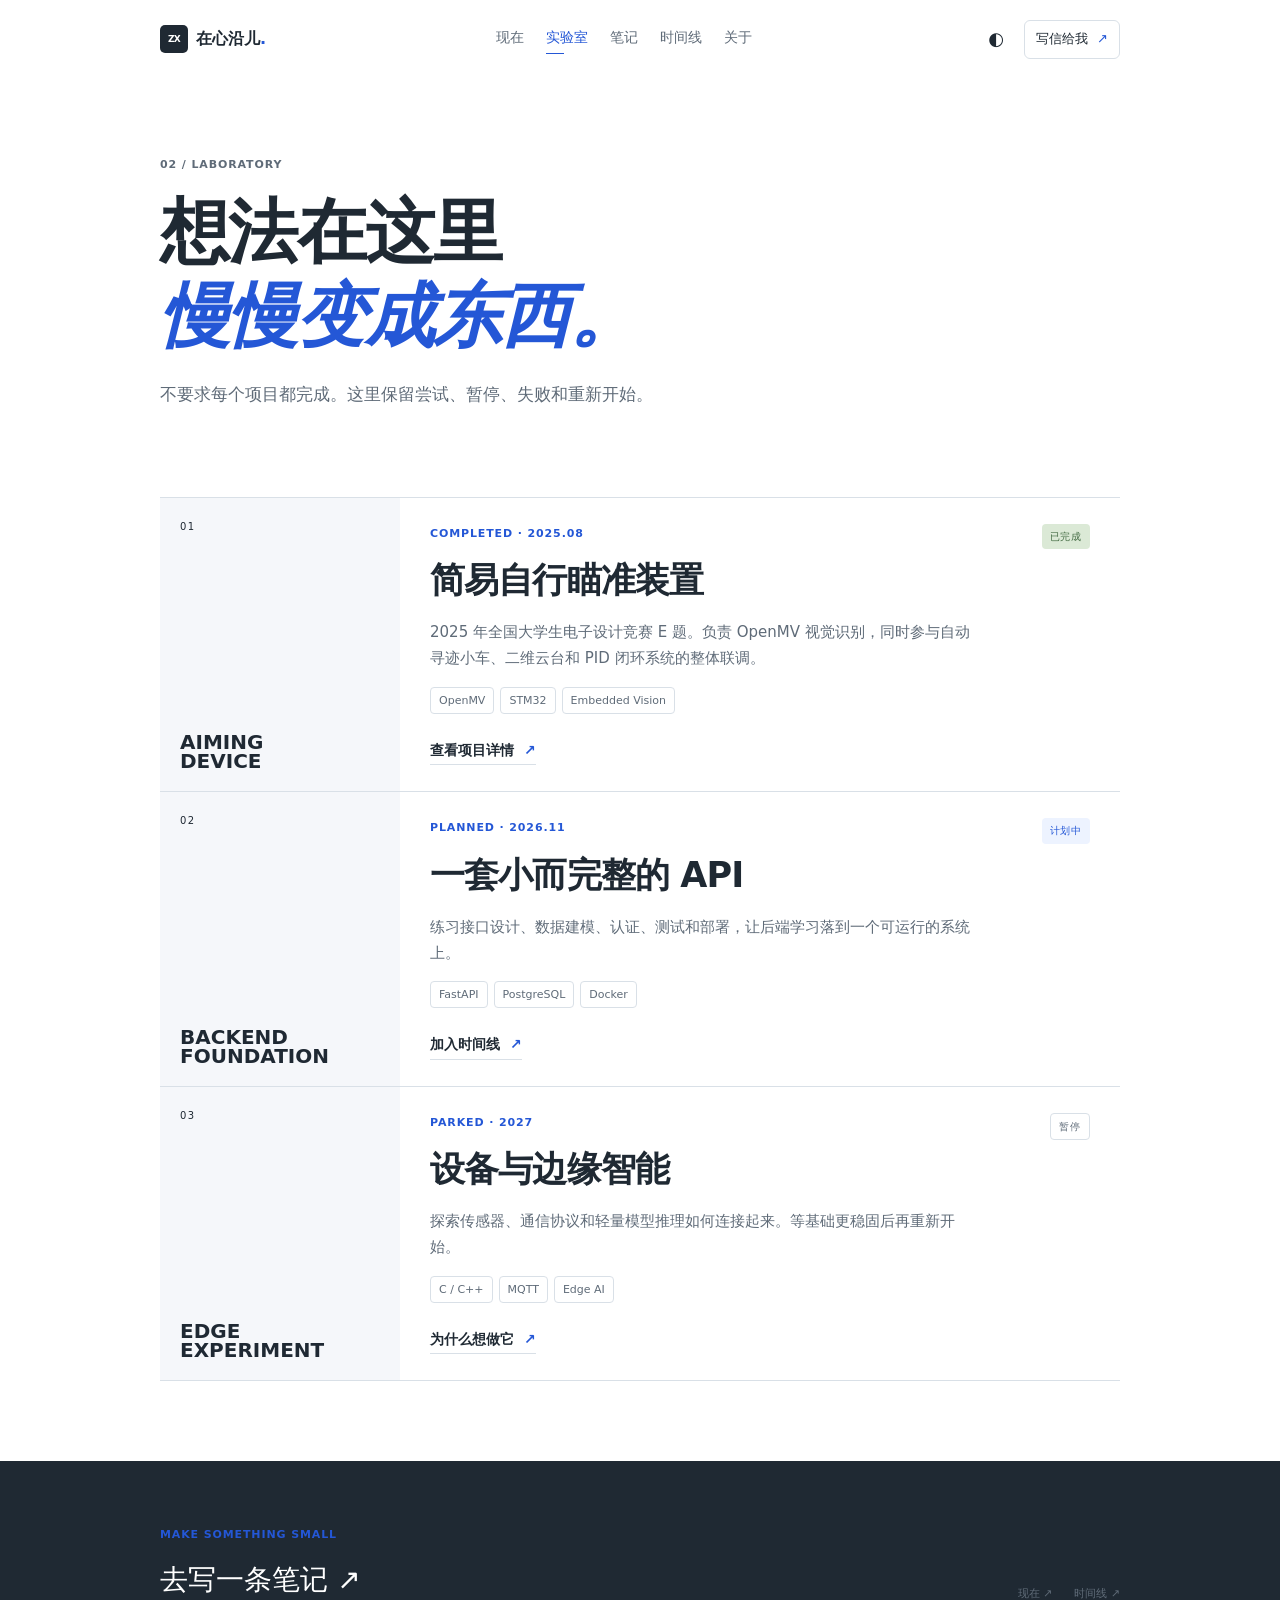
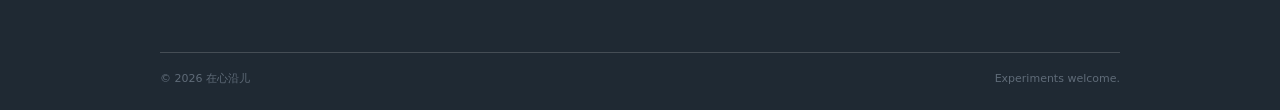
<file: lab.html>
<!doctype html>
<html lang="zh-CN">
  <head>
    <meta charset="UTF-8" />
    <meta name="viewport" content="width=device-width, initial-scale=1.0" />
    <meta name="description" content="在心沿儿的项目实验室，记录正在制作、暂停和归档的实验。" />
    <title>实验室 · 在心沿儿</title>
    <link rel="stylesheet" href="styles.css" />
  </head>
  <body><div class="noise" aria-hidden="true"></div><header class="site-header"><a class="brand" href="index.html" aria-label="返回首页"><span class="brand-mark">ZX</span><span>在心沿儿<span class="brand-dot">.</span></span></a><nav class="desktop-nav" aria-label="主导航"><a href="now.html">现在</a><a class="active" href="lab.html">实验室</a><a href="notes.html">笔记</a><a href="timeline.html">时间线</a><a href="about.html">关于</a></nav><div class="header-actions"><button class="icon-button" id="theme-toggle" type="button" aria-label="切换深色模式">◐</button><a class="header-contact" href="index.html#contact">写信给我 <span>↗</span></a><button class="menu-toggle" id="menu-toggle" type="button" aria-label="打开菜单" aria-expanded="false">☰</button></div><nav class="mobile-nav" id="mobile-nav" aria-label="移动端导航"><a href="now.html">现在</a><a class="active" href="lab.html">实验室</a><a href="notes.html">笔记</a><a href="timeline.html">时间线</a><a href="about.html">关于</a></nav></header>
    <main class="page-shell"><section class="page-hero"><p class="eyebrow">02 / LABORATORY</p><h1>想法在这里<br /><em>慢慢变成东西。</em></h1><p>不要求每个项目都完成。这里保留尝试、暂停、失败和重新开始。</p></section><section class="lab-list content-section"><article class="lab-item"><div class="lab-visual lab-visual-blue"><span>01</span><strong>AIMING<br />DEVICE</strong></div><div class="lab-copy"><div class="lab-heading"><div><p class="card-kicker">COMPLETED · 2025.08</p><h2>简易自行瞄准装置</h2></div><span class="status-chip status-active">已完成</span></div><p>2025 年全国大学生电子设计竞赛 E 题。负责 OpenMV 视觉识别，同时参与自动寻迹小车、二维云台和 PID 闭环系统的整体联调。</p><div class="tag-list"><span>OpenMV</span><span>STM32</span><span>Embedded Vision</span></div><a class="text-link" href="aiming-device.html">查看项目详情 <span>↗</span></a></div></article><article class="lab-item"><div class="lab-visual lab-visual-orange"><span>02</span><strong>BACKEND<br />FOUNDATION</strong></div><div class="lab-copy"><div class="lab-heading"><div><p class="card-kicker">PLANNED · 2026.11</p><h2>一套小而完整的 API</h2></div><span class="status-chip status-planned">计划中</span></div><p>练习接口设计、数据建模、认证、测试和部署，让后端学习落到一个可运行的系统上。</p><div class="tag-list"><span>FastAPI</span><span>PostgreSQL</span><span>Docker</span></div><a class="text-link" href="timeline.html">加入时间线 <span>↗</span></a></div></article><article class="lab-item"><div class="lab-visual lab-visual-green"><span>03</span><strong>EDGE<br />EXPERIMENT</strong></div><div class="lab-copy"><div class="lab-heading"><div><p class="card-kicker">PARKED · 2027</p><h2>设备与边缘智能</h2></div><span class="status-chip status-parked">暂停</span></div><p>探索传感器、通信协议和轻量模型推理如何连接起来。等基础更稳固后再重新开始。</p><div class="tag-list"><span>C / C++</span><span>MQTT</span><span>Edge AI</span></div><a class="text-link" href="about.html">为什么想做它 <span>↗</span></a></div></article></section></main>
    <footer class="site-footer"><div class="section-shell footer-top"><div><span class="footer-kicker">MAKE SOMETHING SMALL</span><a class="footer-email" href="notes.html">去写一条笔记 ↗</a></div><div class="footer-links"><a href="now.html">现在 ↗</a><a href="timeline.html">时间线 ↗</a></div></div><div class="section-shell footer-bottom"><span>© <span id="year"></span> 在心沿儿</span><span>Experiments welcome.</span></div></footer><script src="script.js"></script></body>
</html>
</file>
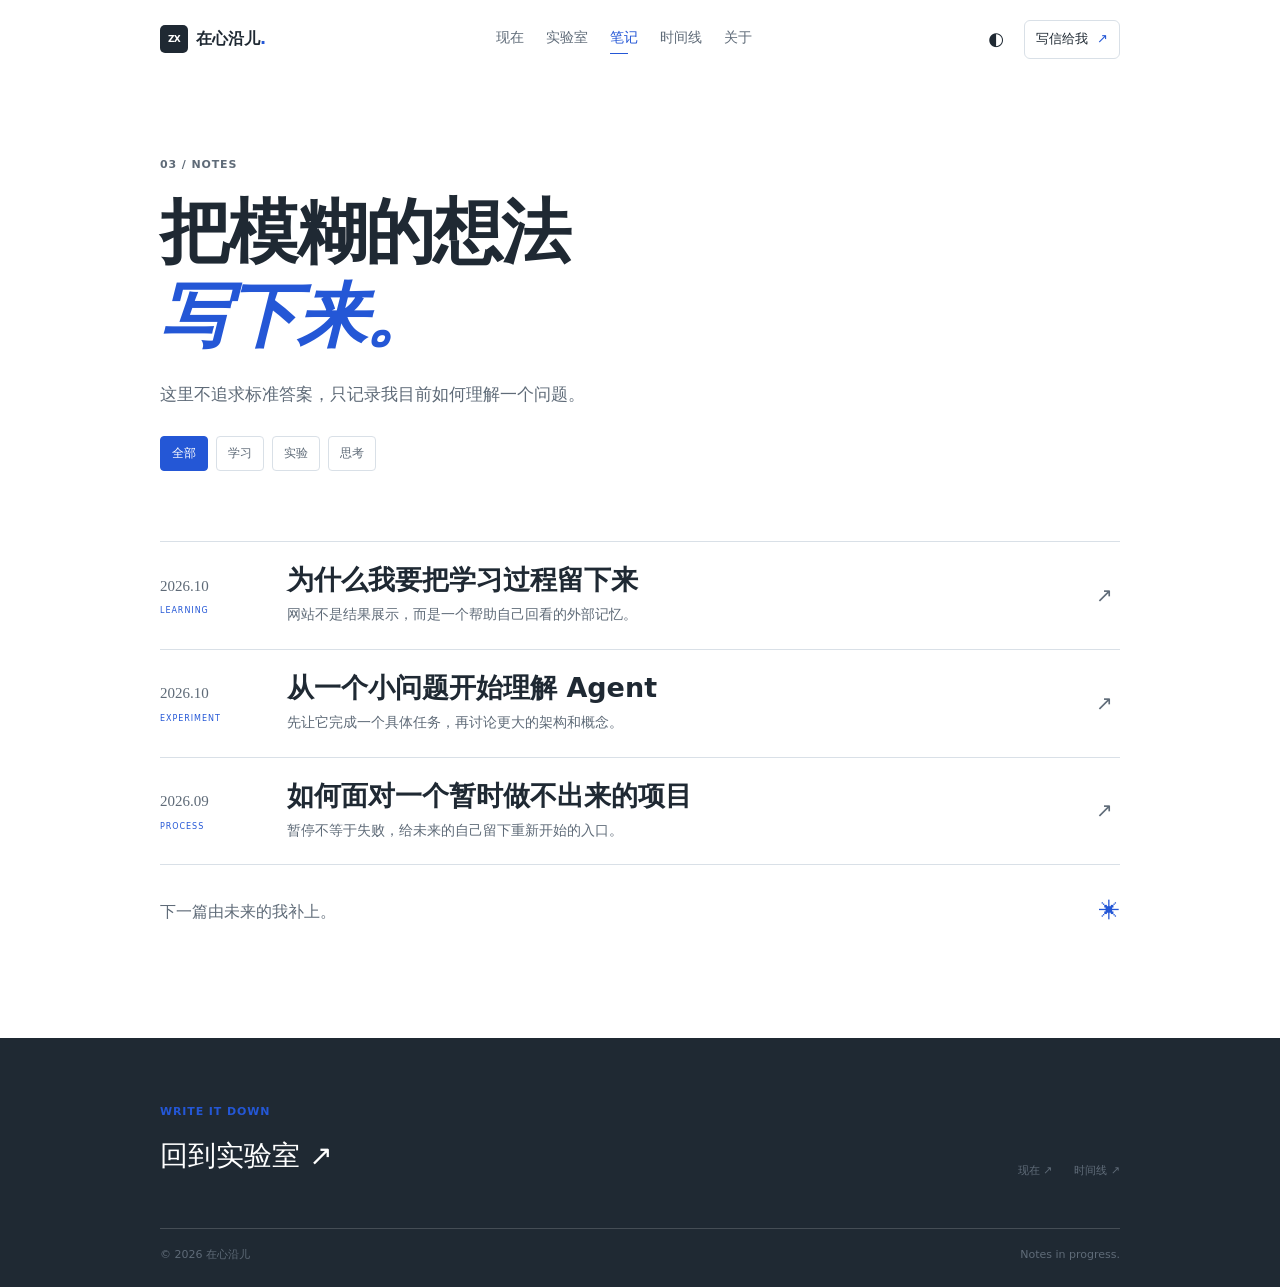
<file: notes.html>
<!doctype html>
<html lang="zh-CN">
  <head><meta charset="UTF-8" /><meta name="viewport" content="width=device-width, initial-scale=1.0" /><meta name="description" content="在心沿儿的学习笔记、问题记录与项目复盘。" /><title>笔记 · 在心沿儿</title><link rel="stylesheet" href="styles.css" /></head>
  <body><div class="noise" aria-hidden="true"></div><header class="site-header"><a class="brand" href="index.html" aria-label="返回首页"><span class="brand-mark">ZX</span><span>在心沿儿<span class="brand-dot">.</span></span></a><nav class="desktop-nav" aria-label="主导航"><a href="now.html">现在</a><a href="lab.html">实验室</a><a class="active" href="notes.html">笔记</a><a href="timeline.html">时间线</a><a href="about.html">关于</a></nav><div class="header-actions"><button class="icon-button" id="theme-toggle" type="button" aria-label="切换深色模式">◐</button><a class="header-contact" href="index.html#contact">写信给我 <span>↗</span></a><button class="menu-toggle" id="menu-toggle" type="button" aria-label="打开菜单" aria-expanded="false">☰</button></div><nav class="mobile-nav" id="mobile-nav" aria-label="移动端导航"><a href="now.html">现在</a><a href="lab.html">实验室</a><a class="active" href="notes.html">笔记</a><a href="timeline.html">时间线</a><a href="about.html">关于</a></nav></header>
    <main class="page-shell"><section class="page-hero page-hero-notes"><p class="eyebrow">03 / NOTES</p><h1>把模糊的想法<br /><em>写下来。</em></h1><p>这里不追求标准答案，只记录我目前如何理解一个问题。</p><div class="filter-row"><button class="filter-button is-selected" type="button">全部</button><button class="filter-button" type="button">学习</button><button class="filter-button" type="button">实验</button><button class="filter-button" type="button">思考</button></div></section><section class="notes-list content-section"><a class="note-item" href="#"><div class="note-date">2026.10<small>LEARNING</small></div><div class="note-main"><h2>为什么我要把学习过程留下来</h2><p>网站不是结果展示，而是一个帮助自己回看的外部记忆。</p></div><span>↗</span></a><a class="note-item" href="#"><div class="note-date">2026.10<small>EXPERIMENT</small></div><div class="note-main"><h2>从一个小问题开始理解 Agent</h2><p>先让它完成一个具体任务，再讨论更大的架构和概念。</p></div><span>↗</span></a><a class="note-item" href="#"><div class="note-date">2026.09<small>PROCESS</small></div><div class="note-main"><h2>如何面对一个暂时做不出来的项目</h2><p>暂停不等于失败，给未来的自己留下重新开始的入口。</p></div><span>↗</span></a><div class="empty-note"><span>下一篇由未来的我补上。</span><b>✳</b></div></section></main>
    <footer class="site-footer"><div class="section-shell footer-top"><div><span class="footer-kicker">WRITE IT DOWN</span><a class="footer-email" href="lab.html">回到实验室 ↗</a></div><div class="footer-links"><a href="now.html">现在 ↗</a><a href="timeline.html">时间线 ↗</a></div></div><div class="section-shell footer-bottom"><span>© <span id="year"></span> 在心沿儿</span><span>Notes in progress.</span></div></footer><script src="script.js"></script></body>
</html>
</file>
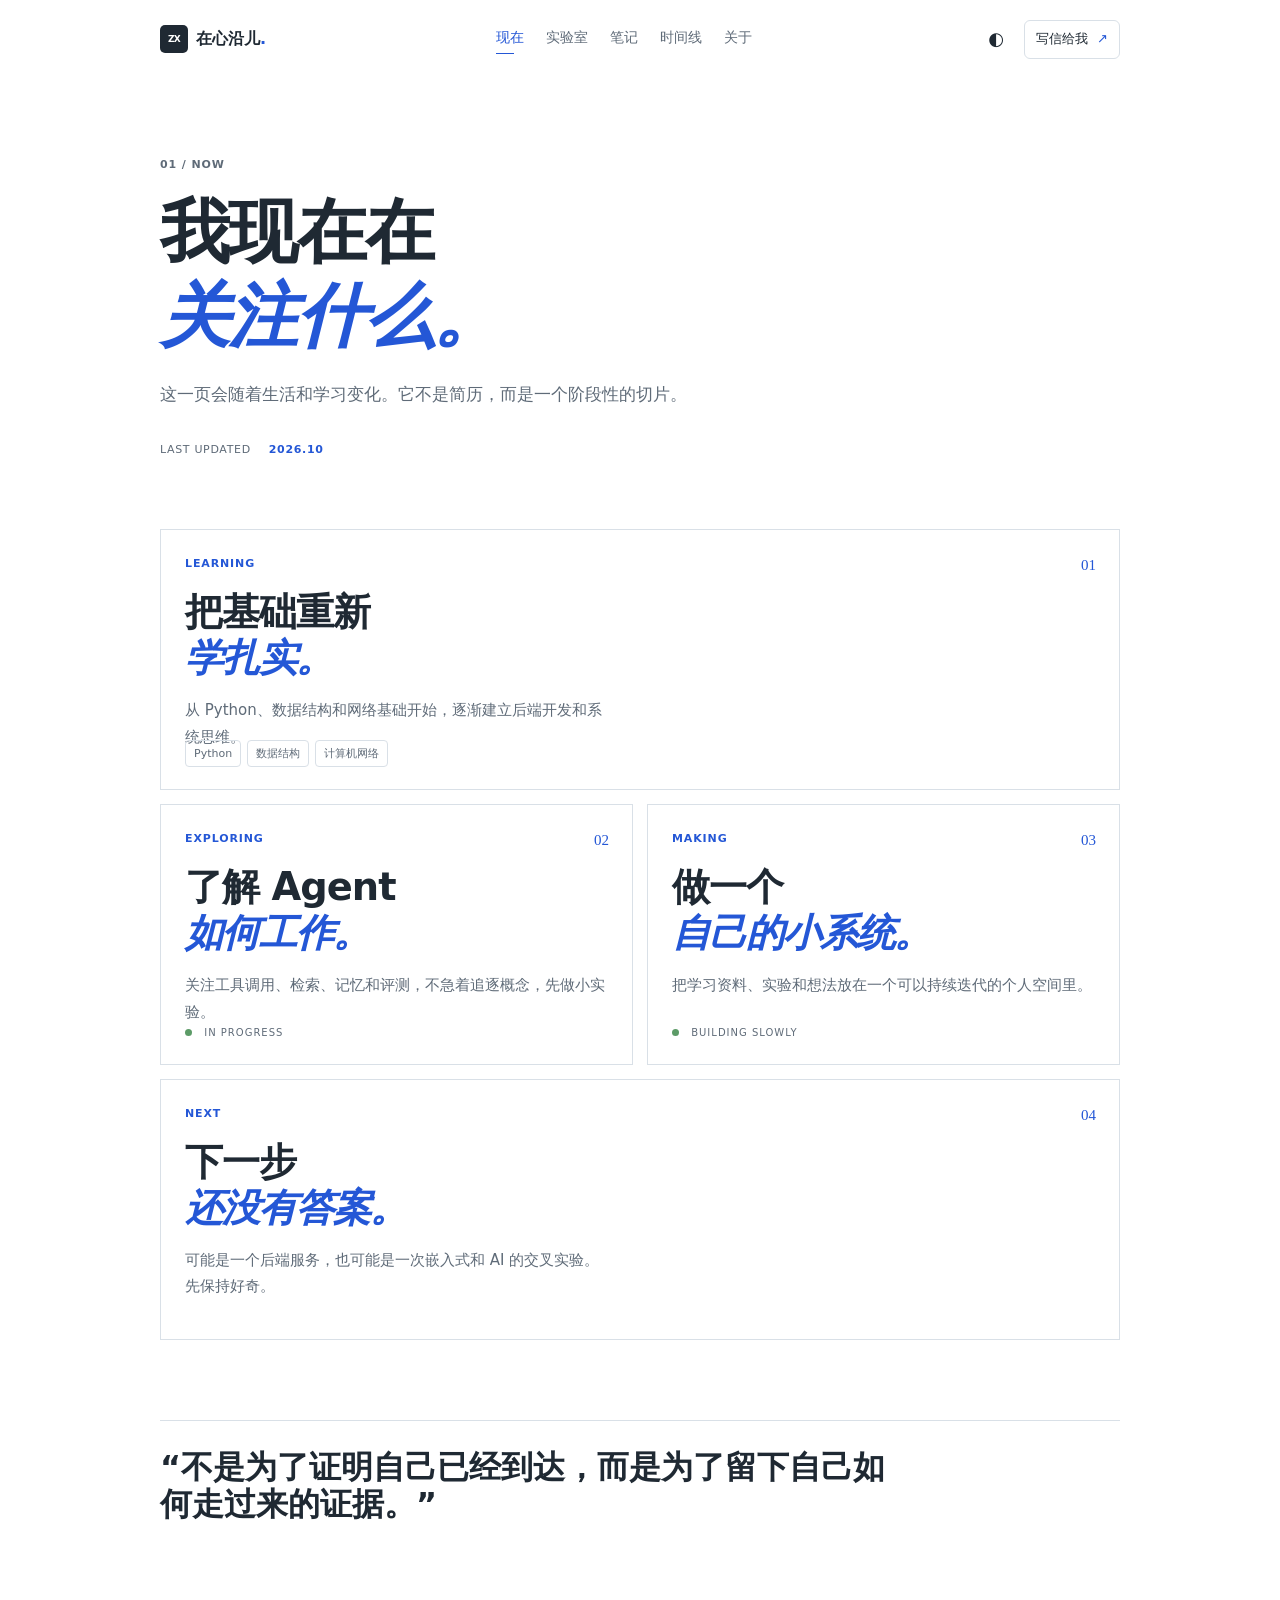
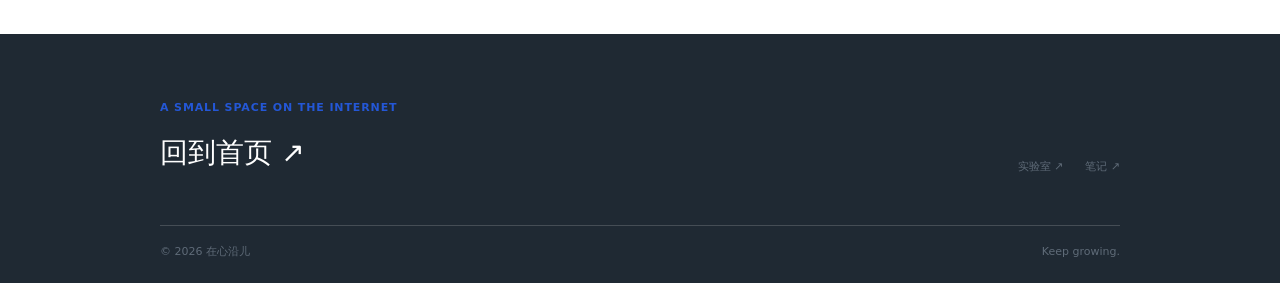
<file: now.html>
<!doctype html>
<html lang="zh-CN">
  <head>
    <meta charset="UTF-8" />
    <meta name="viewport" content="width=device-width, initial-scale=1.0" />
    <meta name="description" content="在心沿儿最近正在关注和学习的事情。" />
    <title>现在 · 在心沿儿</title>
    <link rel="stylesheet" href="styles.css" />
  </head>
  <body>
    <div class="noise" aria-hidden="true"></div>
    <header class="site-header"><a class="brand" href="index.html" aria-label="返回首页"><span class="brand-mark">ZX</span><span>在心沿儿<span class="brand-dot">.</span></span></a><nav class="desktop-nav" aria-label="主导航"><a class="active" href="now.html">现在</a><a href="lab.html">实验室</a><a href="notes.html">笔记</a><a href="timeline.html">时间线</a><a href="about.html">关于</a></nav><div class="header-actions"><button class="icon-button" id="theme-toggle" type="button" aria-label="切换深色模式">◐</button><a class="header-contact" href="index.html#contact">写信给我 <span>↗</span></a><button class="menu-toggle" id="menu-toggle" type="button" aria-label="打开菜单" aria-expanded="false">☰</button></div><nav class="mobile-nav" id="mobile-nav" aria-label="移动端导航"><a class="active" href="now.html">现在</a><a href="lab.html">实验室</a><a href="notes.html">笔记</a><a href="timeline.html">时间线</a><a href="about.html">关于</a></nav></header>
    <main class="page-shell">
      <section class="page-hero"><p class="eyebrow">01 / NOW</p><h1>我现在在<br /><em>关注什么。</em></h1><p>这一页会随着生活和学习变化。它不是简历，而是一个阶段性的切片。</p><div class="page-meta"><span>LAST UPDATED</span><strong>2026.10</strong></div></section>
      <section class="now-grid content-section"><article class="now-card now-card-wide"><span class="card-index">01</span><p class="card-kicker">LEARNING</p><h2>把基础重新<br /><em>学扎实。</em></h2><p>从 Python、数据结构和网络基础开始，逐渐建立后端开发和系统思维。</p><div class="tag-list"><span>Python</span><span>数据结构</span><span>计算机网络</span></div></article><article class="now-card"><span class="card-index">02</span><p class="card-kicker">EXPLORING</p><h2>了解 Agent<br /><em>如何工作。</em></h2><p>关注工具调用、检索、记忆和评测，不急着追逐概念，先做小实验。</p><div class="status-line"><i></i> In progress</div></article><article class="now-card"><span class="card-index">03</span><p class="card-kicker">MAKING</p><h2>做一个<br /><em>自己的小系统。</em></h2><p>把学习资料、实验和想法放在一个可以持续迭代的个人空间里。</p><div class="status-line"><i></i> Building slowly</div></article><article class="now-card now-card-wide now-card-muted"><span class="card-index">04</span><p class="card-kicker">NEXT</p><h2>下一步<br /><em>还没有答案。</em></h2><p>可能是一个后端服务，也可能是一次嵌入式和 AI 的交叉实验。先保持好奇。</p></article></section>
      <section class="quote-section content-section"><p>“不是为了证明自己已经到达，而是为了留下自己如何走过来的证据。”</p></section>
    </main>
    <footer class="site-footer"><div class="section-shell footer-top"><div><span class="footer-kicker">A SMALL SPACE ON THE INTERNET</span><a class="footer-email" href="index.html">回到首页 ↗</a></div><div class="footer-links"><a href="lab.html">实验室 ↗</a><a href="notes.html">笔记 ↗</a></div></div><div class="section-shell footer-bottom"><span>© <span id="year"></span> 在心沿儿</span><span>Keep growing.</span></div></footer>
    <script src="script.js"></script>
  </body>
</html>
</file>
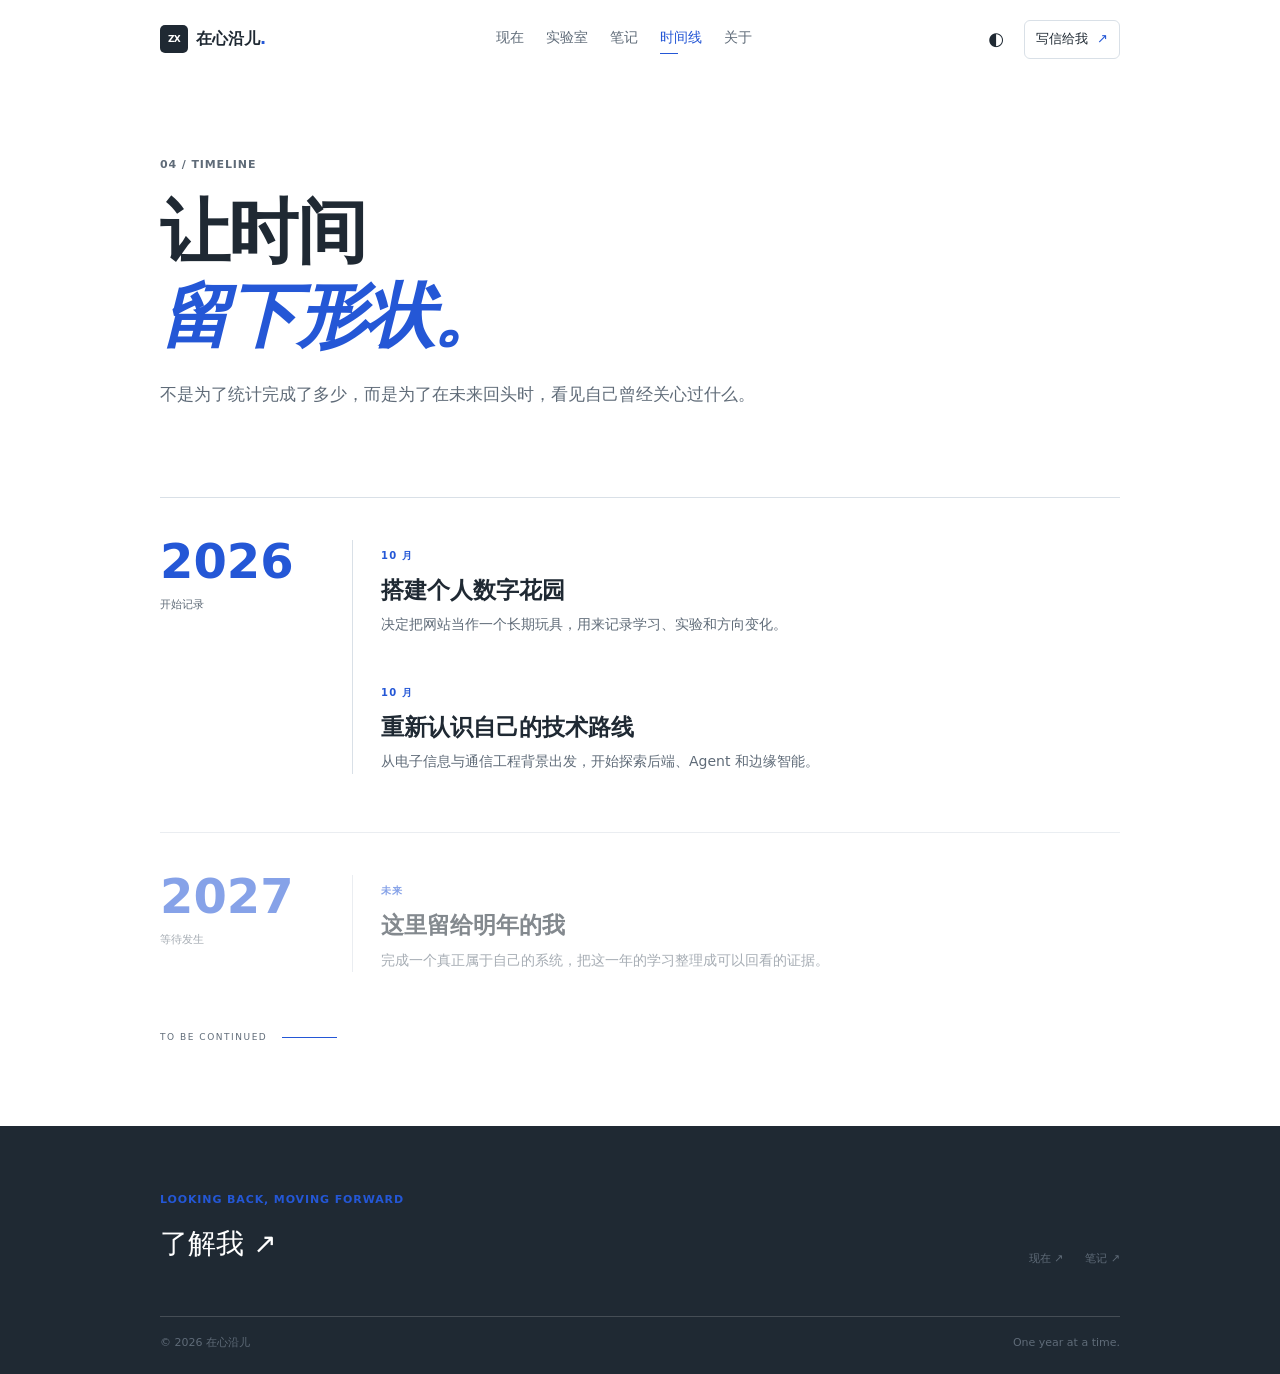
<file: timeline.html>
<!doctype html>
<html lang="zh-CN">
  <head><meta charset="UTF-8" /><meta name="viewport" content="width=device-width, initial-scale=1.0" /><meta name="description" content="在心沿儿的个人成长时间线与年度回顾。" /><title>时间线 · 在心沿儿</title><link rel="stylesheet" href="styles.css" /></head>
  <body><div class="noise" aria-hidden="true"></div><header class="site-header"><a class="brand" href="index.html" aria-label="返回首页"><span class="brand-mark">ZX</span><span>在心沿儿<span class="brand-dot">.</span></span></a><nav class="desktop-nav" aria-label="主导航"><a href="now.html">现在</a><a href="lab.html">实验室</a><a href="notes.html">笔记</a><a class="active" href="timeline.html">时间线</a><a href="about.html">关于</a></nav><div class="header-actions"><button class="icon-button" id="theme-toggle" type="button" aria-label="切换深色模式">◐</button><a class="header-contact" href="index.html#contact">写信给我 <span>↗</span></a><button class="menu-toggle" id="menu-toggle" type="button" aria-label="打开菜单" aria-expanded="false">☰</button></div><nav class="mobile-nav" id="mobile-nav" aria-label="移动端导航"><a href="now.html">现在</a><a href="lab.html">实验室</a><a href="notes.html">笔记</a><a class="active" href="timeline.html">时间线</a><a href="about.html">关于</a></nav></header>
    <main class="page-shell"><section class="page-hero"><p class="eyebrow">04 / TIMELINE</p><h1>让时间<br /><em>留下形状。</em></h1><p>不是为了统计完成了多少，而是为了在未来回头时，看见自己曾经关心过什么。</p></section><section class="timeline-list content-section"><article class="timeline-year"><div class="timeline-label"><strong>2026</strong><span>开始记录</span></div><div class="timeline-events"><div><time>10 月</time><h2>搭建个人数字花园</h2><p>决定把网站当作一个长期玩具，用来记录学习、实验和方向变化。</p></div><div><time>10 月</time><h2>重新认识自己的技术路线</h2><p>从电子信息与通信工程背景出发，开始探索后端、Agent 和边缘智能。</p></div></div></article><article class="timeline-year timeline-muted"><div class="timeline-label"><strong>2027</strong><span>等待发生</span></div><div class="timeline-events"><div><time>未来</time><h2>这里留给明年的我</h2><p>完成一个真正属于自己的系统，把这一年的学习整理成可以回看的证据。</p></div></div></article><div class="timeline-end"><span>TO BE CONTINUED</span><i></i></div></section></main>
    <footer class="site-footer"><div class="section-shell footer-top"><div><span class="footer-kicker">LOOKING BACK, MOVING FORWARD</span><a class="footer-email" href="about.html">了解我 ↗</a></div><div class="footer-links"><a href="now.html">现在 ↗</a><a href="notes.html">笔记 ↗</a></div></div><div class="section-shell footer-bottom"><span>© <span id="year"></span> 在心沿儿</span><span>One year at a time.</span></div></footer><script src="script.js"></script></body>
</html>
</file>
<file: styles.css>
:root {
  --paper: #f7f5ef;
  --paper-deep: #ebe8df;
  --ink: #20211e;
  --muted: #777871;
  --line: rgba(32, 33, 30, 0.16);
  --accent: #d95f38;
  --accent-soft: #ead5c5;
  --serif: Georgia, 'Times New Roman', serif;
  --sans: Inter, ui-sans-serif, system-ui, -apple-system, BlinkMacSystemFont, 'Segoe UI', sans-serif;
  color-scheme: light;
}

[data-theme='dark'] {
  --paper: #1b1c19;
  --paper-deep: #242521;
  --ink: #f2f0e8;
  --muted: #aaa99f;
  --line: rgba(242, 240, 232, 0.18);
  --accent: #e67a50;
  --accent-soft: #4a3227;
  color-scheme: dark;
}

* { box-sizing: border-box; }
html { scroll-behavior: smooth; }
body { margin: 0; background: var(--paper); color: var(--ink); font-family: var(--sans); font-size: 15px; line-height: 1.6; transition: background .3s ease, color .3s ease; }
a { color: inherit; text-decoration: none; }
button { color: inherit; font: inherit; }
.noise { position: fixed; inset: 0; z-index: 20; opacity: .035; pointer-events: none; background-image: url("data:image/svg+xml,%3Csvg viewBox='0 0 180 180' xmlns='http://www.w3.org/2000/svg'%3E%3Cfilter id='n'%3E%3CfeTurbulence type='fractalNoise' baseFrequency='.8' numOctaves='3' stitchTiles='stitch'/%3E%3C/filter%3E%3Crect width='100%25' height='100%25' filter='url(%23n)' opacity='.35'/%3E%3C/svg%3E"); }
.section-shell { width: min(1160px, calc(100% - 80px)); margin: 0 auto; }
.site-header { position: relative; z-index: 30; display: flex; align-items: center; justify-content: space-between; width: min(1280px, calc(100% - 80px)); margin: 0 auto; padding: 28px 0; }
.brand { display: inline-flex; align-items: center; gap: 10px; font-weight: 700; letter-spacing: -.03em; }
.brand-mark { display: grid; width: 32px; height: 32px; place-items: center; border-radius: 50%; background: var(--ink); color: var(--paper); font-size: 10px; letter-spacing: -.08em; }
.brand-dot { color: var(--accent); }
.desktop-nav { display: flex; gap: 34px; margin-left: 120px; color: var(--muted); font-size: 13px; }
.desktop-nav a, .footer-links a { transition: color .2s ease; }
.desktop-nav a:hover, .footer-links a:hover { color: var(--accent); }
.header-actions { display: flex; align-items: center; gap: 18px; }
.icon-button, .menu-toggle { border: 0; background: transparent; cursor: pointer; }
.icon-button { font-size: 21px; line-height: 1; transform: rotate(-25deg); }
.header-contact { padding: 10px 16px; border: 1px solid var(--line); border-radius: 999px; font-size: 12px; transition: background .2s ease, color .2s ease; }
.header-contact:hover { background: var(--ink); color: var(--paper); }
.header-contact span, .text-link span, .button span { color: var(--accent); margin-left: 5px; }
.menu-toggle, .mobile-nav { display: none; }
.hero { display: grid; grid-template-columns: 1.1fr .9fr; min-height: 630px; align-items: center; padding: 65px 0 100px; }
.eyebrow { margin: 0 0 25px; color: var(--muted); font-size: 10px; font-weight: 700; letter-spacing: .17em; }
.status-dot { display: inline-block; width: 7px; height: 7px; margin-right: 8px; border-radius: 50%; background: #5c9b67; box-shadow: 0 0 0 4px color-mix(in srgb, #5c9b67 15%, transparent); }
h1, h2, h3, p { margin-top: 0; }
h1, h2 { font-weight: 500; letter-spacing: -.06em; line-height: 1.04; }
h1 { max-width: 700px; margin-bottom: 28px; font-size: clamp(50px, 6.3vw, 92px); }
h1 em, h2 em { color: var(--accent); font-family: var(--serif); font-weight: 400; }
.hero-description { max-width: 460px; margin-bottom: 32px; color: var(--muted); font-size: 16px; }
.hero-actions { display: flex; align-items: center; gap: 27px; }
.button { display: inline-flex; align-items: center; justify-content: center; gap: 9px; padding: 14px 20px; border-radius: 999px; font-size: 12px; font-weight: 700; transition: transform .2s ease, background .2s ease; }
.button:hover { transform: translateY(-2px); }
.button-primary { background: var(--accent); color: #fff; }
.button-primary span { color: #fff; }
.button-dark { background: var(--ink); color: var(--paper); }
.button-dark span { color: var(--accent); }
.button-outline { border: 1px solid var(--line); }
.text-link, .section-link { display: inline-block; border-bottom: 1px solid var(--line); padding-bottom: 4px; font-size: 12px; font-weight: 700; }
.text-link:hover, .section-link:hover { color: var(--accent); border-color: var(--accent); }
.hero-meta { display: flex; align-items: center; gap: 12px; margin-top: 82px; color: var(--muted); font-size: 10px; letter-spacing: .08em; text-transform: uppercase; }
.meta-line { width: 34px; height: 1px; background: var(--line); }
.hero-visual { position: relative; min-height: 460px; }
.orbit { position: absolute; border: 1px solid var(--accent-soft); border-radius: 50%; transform: rotate(-25deg); }
.orbit-one { top: 5%; left: 13%; width: 73%; height: 78%; }
.orbit-two { top: 18%; left: 0; width: 95%; height: 44%; border-color: var(--line); }
.hero-card { position: absolute; display: flex; flex-direction: column; justify-content: space-between; padding: 26px; background: var(--accent-soft); }
.hero-card-main { right: 7%; top: 22%; width: 230px; height: 280px; transform: rotate(7deg); }
.card-label { font-size: 9px; font-weight: 700; letter-spacing: .15em; }
.hero-card strong { font-family: var(--serif); font-size: 27px; font-weight: 400; line-height: 1.07; }
.card-arrow { align-self: flex-end; color: var(--accent); font-size: 25px; }
.floating-note { position: absolute; color: var(--muted); font-family: var(--serif); font-size: 17px; line-height: 1.08; }
.floating-note span { color: var(--accent); font-family: var(--sans); }
.note-top { top: 9%; right: 4%; transform: rotate(8deg); }
.note-bottom { bottom: 9%; left: 12%; transform: rotate(-8deg); }
.note-bottom span { display: block; margin-top: 7px; font-family: var(--sans); font-size: 11px; letter-spacing: .1em; }
.marquee { overflow: hidden; border-top: 1px solid var(--line); border-bottom: 1px solid var(--line); padding: 17px 0; color: var(--muted); }
.marquee-track { display: flex; width: max-content; align-items: center; gap: 33px; animation: scroll 24s linear infinite; font-size: 10px; font-weight: 700; letter-spacing: .2em; }
.marquee-track b { color: var(--accent); font-size: 15px; }
@keyframes scroll { to { transform: translateX(-50%); } }
.section-block { padding: 145px 0; }
.section-heading { display: flex; justify-content: space-between; align-items: end; margin-bottom: 70px; }
h2 { margin-bottom: 0; font-size: clamp(43px, 5vw, 70px); }
.section-intro { max-width: 280px; margin-bottom: 3px; color: var(--muted); font-size: 13px; }
.project-grid { display: grid; grid-template-columns: 1.16fr .84fr; gap: 70px 28px; }
.project-card:nth-child(3) { grid-column: 2; }
.project-image { position: relative; display: grid; height: 380px; place-items: center; overflow: hidden; }
.project-card:first-child .project-image { height: 490px; }
.image-label { position: absolute; top: 20px; left: 20px; z-index: 1; color: rgba(255,255,255,.75); font-size: 9px; font-weight: 700; letter-spacing: .15em; }
.image-lumen { background: #34404a; }
.mock-window { width: 67%; height: 62%; padding: 10px; transform: rotate(-5deg); background: #e6e0d6; box-shadow: 17px 19px 0 rgba(0,0,0,.12); }
.mock-top { display: flex; gap: 4px; border-bottom: 1px solid #bdb9b0; padding-bottom: 8px; }
.mock-top i { width: 5px; height: 5px; border-radius: 50%; background: #cc6d4b; }
.mock-content { position: relative; height: calc(100% - 24px); padding: 17px; color: #34404a; }
.mock-content span { display: block; width: 60%; height: 5px; margin-bottom: 8px; background: #b8b8ad; box-shadow: 0 12px 0 #b8b8ad, 0 24px 0 #b8b8ad; }
.mock-content strong { position: absolute; right: 15px; bottom: 14px; font-size: 52px; font-weight: 400; }
.mock-content small { position: absolute; right: 16px; bottom: 4px; font-size: 7px; }
.image-mori { background: #c2a991; }
.mori-shape { width: 170px; height: 255px; border-radius: 90px 90px 8px 8px; background: #e4d2bb; box-shadow: inset 30px 0 0 rgba(148,111,81,.12); transform: rotate(11deg); }
.mori-caption { position: absolute; right: 25px; bottom: 25px; color: #fff; font-family: var(--serif); font-size: 31px; line-height: .9; text-align: right; }
.image-north { background: #d7d1c0; }
.north-grid { display: grid; grid-template-columns: repeat(3, 1fr); width: 70%; transform: rotate(-17deg); color: #34404a; font-family: var(--serif); font-size: 80px; line-height: .85; }
.north-grid span:nth-child(4), .north-grid span:nth-child(5) { color: var(--accent); }
.project-info { display: flex; justify-content: space-between; gap: 20px; padding-top: 22px; }
.project-type, .article-meta { margin-bottom: 8px; color: var(--accent); font-size: 9px; font-weight: 700; letter-spacing: .13em; }
.project-info h3 { margin-bottom: 8px; font-size: 24px; letter-spacing: -.04em; }
.project-info p:not(.project-type) { max-width: 390px; margin-bottom: 0; color: var(--muted); font-size: 12px; }
.circle-link { display: grid; flex: 0 0 auto; width: 37px; height: 37px; place-items: center; border: 1px solid var(--line); border-radius: 50%; color: var(--accent); transition: background .2s ease, color .2s ease; }
.circle-link:hover { background: var(--accent); color: #fff; }
.tag-list { display: flex; gap: 7px; flex-wrap: wrap; margin-top: 20px; }
.tag-list span { padding: 4px 9px; border: 1px solid var(--line); border-radius: 999px; color: var(--muted); font-size: 9px; }
.section-link { margin-top: 60px; }
.writing-section { padding-top: 50px; }
.compact-heading { margin-bottom: 48px; }
.article-list { border-top: 1px solid var(--line); }
.article-row { display: grid; grid-template-columns: 70px 1fr 30px; align-items: center; gap: 25px; border-bottom: 1px solid var(--line); padding: 25px 0; transition: padding .25s ease, color .25s ease; }
.article-row:hover { padding-left: 15px; color: var(--accent); }
.article-number { color: var(--muted); font-family: var(--serif); font-size: 18px; }
.article-meta { margin-bottom: 5px; }
.article-row h3 { margin: 0; font-size: clamp(19px, 2vw, 25px); font-weight: 500; letter-spacing: -.04em; }
.article-arrow { color: var(--accent); font-size: 20px; }
.about-panel { background: var(--paper-deep); }
.about-grid { display: grid; grid-template-columns: .85fr 1.15fr; gap: 80px 130px; padding: 140px 0 125px; }
.about-copy .large-copy { max-width: 520px; margin: 35px 0 27px; font-family: var(--serif); font-size: clamp(25px, 3vw, 38px); line-height: 1.08; }
.about-copy > p:not(.large-copy) { max-width: 480px; color: var(--muted); font-size: 14px; }
.about-copy .text-link { margin-top: 15px; }
.about-facts { grid-column: 2; display: flex; gap: 65px; border-top: 1px solid var(--line); padding-top: 24px; }
.about-facts div { display: flex; flex-direction: column; }
.about-facts strong { color: var(--accent); font-family: var(--serif); font-size: 36px; font-weight: 400; line-height: 1; }
.about-facts span { margin-top: 8px; color: var(--muted); font-size: 10px; }
.resume-section { padding-bottom: 145px; }
.resume-card { display: flex; justify-content: space-between; gap: 50px; padding: 60px 70px; background: var(--accent); color: #fff; }
.resume-card .eyebrow { color: rgba(255,255,255,.7); }
.resume-card h2 em { color: #ffe1d0; }
.resume-card p:not(.eyebrow) { max-width: 340px; margin: 25px 0 0; color: rgba(255,255,255,.75); font-size: 13px; }
.resume-actions { display: flex; flex-direction: column; justify-content: end; align-items: flex-start; gap: 12px; }
.resume-actions .button { min-width: 155px; }
.resume-actions .button-dark { background: #fff; color: var(--ink); }
.resume-actions .button-dark span { color: var(--accent); }
.resume-actions .button-outline { border-color: rgba(255,255,255,.55); }
.reveal-item { opacity: 0; transform: translateY(18px); transition: opacity .7s ease, transform .7s ease; }
.reveal-item.is-visible { opacity: 1; transform: translateY(0); }
.site-footer { background: var(--ink); color: var(--paper); }
.footer-top { display: flex; justify-content: space-between; align-items: end; padding: 100px 0 80px; }
.footer-kicker { display: block; margin-bottom: 12px; color: var(--accent); font-size: 10px; font-weight: 700; letter-spacing: .15em; text-transform: uppercase; }
.footer-email { font-family: var(--serif); font-size: clamp(30px, 5vw, 65px); letter-spacing: -.05em; }
.footer-links { display: flex; gap: 22px; color: var(--muted); font-size: 11px; }
.footer-bottom { display: flex; justify-content: space-between; border-top: 1px solid rgba(255,255,255,.17); padding: 20px 0 26px; color: var(--muted); font-size: 10px; letter-spacing: .06em; text-transform: uppercase; }

@media (max-width: 760px) {
  .section-shell, .site-header { width: min(100% - 40px, 560px); }
  .site-header { padding: 20px 0; }
  .desktop-nav, .header-contact { display: none; }
  .menu-toggle { display: block; padding: 0; font-size: 21px; }
  .mobile-nav { position: absolute; top: 73px; right: 0; left: 0; display: none; flex-direction: column; gap: 17px; padding: 22px; border: 1px solid var(--line); background: var(--paper); box-shadow: 0 12px 30px rgba(0,0,0,.08); }
  .mobile-nav.is-open { display: flex; }
  .mobile-nav a { font-size: 13px; }
  .hero { display: block; min-height: auto; padding: 60px 0 80px; }
  h1 { font-size: clamp(48px, 14vw, 75px); }
  .hero-description { font-size: 14px; }
  .hero-meta { margin-top: 48px; font-size: 8px; }
  .hero-visual { min-height: 380px; margin-top: 40px; }
  .hero-card-main { right: 8%; width: 195px; height: 240px; }
  .hero-card strong { font-size: 23px; }
  .note-top { right: 0; }
  .note-bottom { left: 0; }
  .section-block { padding: 90px 0; }
  .section-heading { display: block; margin-bottom: 45px; }
  .section-intro { margin-top: 28px; }
  .project-grid { display: block; }
  .project-card { margin-bottom: 60px; }
  .project-image, .project-card:first-child .project-image { height: 330px; }
  .mock-window { width: 72%; height: 59%; }
  .about-grid { display: block; padding: 90px 0; }
  .about-copy .large-copy { margin-top: 40px; }
  .about-facts { margin-top: 55px; gap: 22px; }
  .about-facts strong { font-size: 29px; }
  .about-facts span { font-size: 8px; }
  .resume-section { padding-bottom: 90px; }
  .resume-card { display: block; padding: 40px 28px; }
  .resume-actions { margin-top: 35px; }
  .footer-top { display: block; padding: 75px 0 55px; }
  .footer-links { flex-wrap: wrap; margin-top: 45px; }
  .footer-bottom { display: block; line-height: 2; }
  .footer-bottom span:last-child { display: block; }
}


/* Personal digital garden architecture */
.desktop-nav a.active, .mobile-nav a.active { color: var(--accent); }
.desktop-nav a.active::after { display: block; width: 18px; height: 1px; margin-top: 4px; background: var(--accent); content: ''; }
.garden-overview { display: grid; grid-template-columns: .78fr 1.22fr; gap: 70px; padding: 110px 0 125px; }
.garden-overview-heading h2 { margin-bottom: 25px; font-size: clamp(37px, 4vw, 57px); }
.garden-overview-heading > p:last-child { max-width: 310px; color: var(--muted); font-size: 13px; }
.garden-entry-grid { display: grid; grid-template-columns: repeat(2, 1fr); gap: 1px; border: 1px solid var(--line); background: var(--line); }
.garden-entry { position: relative; display: flex; min-height: 160px; flex-direction: column; justify-content: space-between; padding: 22px; background: var(--paper); transition: background .25s ease, color .25s ease; }
.garden-entry:hover { background: var(--ink); color: var(--paper); }
.garden-entry > span { color: var(--accent); font-size: 10px; }
.garden-entry strong { font-family: var(--serif); font-size: 29px; font-weight: 400; }
.garden-entry small { color: var(--muted); font-size: 11px; }
.garden-entry b { position: absolute; right: 22px; bottom: 21px; color: var(--accent); font-size: 20px; font-weight: 400; }
.page-shell { width: min(1160px, calc(100% - 80px)); margin: 0 auto; }
.page-hero { max-width: 800px; padding: 110px 0 115px; }
.page-hero h1 { margin-bottom: 30px; font-size: clamp(56px, 7vw, 102px); }
.page-hero > p:not(.eyebrow) { max-width: 475px; color: var(--muted); font-size: 16px; }
.page-meta { display: flex; gap: 18px; align-items: center; margin-top: 45px; color: var(--muted); font-size: 10px; letter-spacing: .13em; }
.page-meta strong { color: var(--accent); font-weight: 700; }
.content-section { padding-bottom: 130px; }
.now-grid { display: grid; grid-template-columns: repeat(2, 1fr); gap: 22px; }
.now-card { position: relative; min-height: 315px; padding: 30px; border: 1px solid var(--line); }
.now-card-wide { grid-column: span 2; min-height: 280px; background: var(--accent-soft); }
.now-card-muted { background: var(--paper-deep); }
.card-index { position: absolute; top: 27px; right: 29px; color: var(--accent); font-family: var(--serif); font-size: 18px; }
.card-kicker { margin-bottom: 25px; color: var(--accent); font-size: 9px; font-weight: 700; letter-spacing: .16em; }
.now-card h2 { max-width: 410px; margin-bottom: 22px; font-size: clamp(35px, 4vw, 56px); }
.now-card p:not(.card-kicker) { max-width: 425px; color: var(--muted); font-size: 13px; }
.now-card .tag-list { position: absolute; bottom: 28px; left: 30px; }
.status-line { position: absolute; bottom: 31px; left: 30px; color: var(--muted); font-size: 10px; letter-spacing: .1em; text-transform: uppercase; }
.status-line i { display: inline-block; width: 7px; height: 7px; margin-right: 8px; border-radius: 50%; background: #5c9b67; }
.quote-section { border-top: 1px solid var(--line); padding-top: 40px; }
.quote-section p { max-width: 740px; font-family: var(--serif); font-size: clamp(24px, 3vw, 38px); line-height: 1.15; }
.lab-list { border-top: 1px solid var(--line); }
.lab-item { display: grid; grid-template-columns: 34% 66%; border-bottom: 1px solid var(--line); }
.lab-visual { position: relative; display: flex; min-height: 310px; flex-direction: column; justify-content: space-between; padding: 25px; overflow: hidden; color: #fff; }
.lab-visual span { font-size: 10px; letter-spacing: .15em; }
.lab-visual strong { position: relative; z-index: 1; font-family: var(--serif); font-size: 29px; font-weight: 400; line-height: .95; }
.lab-visual::after { position: absolute; right: -35px; bottom: -80px; width: 220px; height: 220px; border: 1px solid rgba(255,255,255,.5); border-radius: 50%; content: ''; }
.lab-visual-blue { background: #3e5364; }
.lab-visual-orange { background: #b86d4d; }
.lab-visual-green { background: #6e806f; }
.lab-copy { padding: 34px 45px; }
.lab-heading { display: flex; align-items: start; justify-content: space-between; gap: 20px; }
.lab-heading h2 { margin-bottom: 18px; font-size: clamp(26px, 3vw, 39px); }
.lab-copy > p { max-width: 550px; color: var(--muted); font-size: 14px; }
.lab-copy .text-link { margin-top: 24px; }
.status-chip { display: inline-block; flex: 0 0 auto; padding: 5px 10px; border-radius: 999px; font-size: 9px; letter-spacing: .08em; }
.status-active { background: #dbe9d6; color: #436b43; }
.status-planned { background: var(--accent-soft); color: var(--accent); }
.status-parked { border: 1px solid var(--line); color: var(--muted); }
.page-hero-notes { padding-bottom: 70px; }
.filter-row { display: flex; gap: 8px; margin-top: 38px; }
.filter-button { border: 1px solid var(--line); border-radius: 999px; background: transparent; padding: 7px 14px; color: var(--muted); cursor: pointer; font-size: 10px; }
.filter-button.is-selected, .filter-button:hover { border-color: var(--accent); background: var(--accent); color: #fff; }
.notes-list { border-top: 1px solid var(--line); }
.note-item { display: grid; grid-template-columns: 130px 1fr 30px; align-items: center; gap: 30px; border-bottom: 1px solid var(--line); padding: 31px 0; }
.note-item:hover h2, .note-item:hover > span { color: var(--accent); }
.note-date { color: var(--muted); font-family: var(--serif); font-size: 18px; }
.note-date small { display: block; margin-top: 5px; color: var(--accent); font-family: var(--sans); font-size: 8px; letter-spacing: .12em; }
.note-main h2 { margin-bottom: 6px; font-size: clamp(21px, 3vw, 31px); }
.note-main p { margin: 0; color: var(--muted); font-size: 13px; }
.note-item > span { color: var(--muted); font-size: 20px; }
.empty-note { display: flex; align-items: center; justify-content: space-between; padding: 28px 0; color: var(--muted); font-family: var(--serif); }
.empty-note b { color: var(--accent); font-size: 21px; font-weight: 400; }
.timeline-list { position: relative; }
.timeline-year { display: grid; grid-template-columns: 200px 1fr; gap: 65px; border-top: 1px solid var(--line); padding: 55px 0 75px; }
.timeline-label strong { display: block; color: var(--accent); font-family: var(--serif); font-size: 64px; font-weight: 400; line-height: .9; }
.timeline-label span { display: block; margin-top: 12px; color: var(--muted); font-size: 11px; }
.timeline-events { border-left: 1px solid var(--line); padding-left: 42px; }
.timeline-events > div + div { margin-top: 55px; }
.timeline-events time { color: var(--accent); font-size: 10px; font-weight: 700; letter-spacing: .12em; }
.timeline-events h2 { margin: 9px 0 8px; font-size: 27px; }
.timeline-events p { max-width: 510px; margin: 0; color: var(--muted); font-size: 13px; }
.timeline-muted { opacity: .55; }
.timeline-end { display: flex; align-items: center; gap: 15px; color: var(--muted); font-size: 9px; letter-spacing: .17em; }
.timeline-end i { width: 55px; height: 1px; background: var(--accent); }
.about-story { display: grid; grid-template-columns: .8fr 1.2fr; gap: 90px; border-top: 1px solid var(--line); padding-top: 65px; }
.about-story h2 { font-size: clamp(36px, 4vw, 58px); }
.story-copy { max-width: 550px; }
.story-copy p { color: var(--muted); font-size: 16px; }
.story-copy p + p { margin-top: 24px; }
.principles { padding-top: 30px; }
.principle-grid { display: grid; grid-template-columns: repeat(3, 1fr); gap: 1px; border: 1px solid var(--line); background: var(--line); }
.principle-grid article { min-height: 210px; padding: 25px; background: var(--paper); }
.principle-grid span { color: var(--accent); font-family: var(--serif); font-size: 20px; }
.principle-grid h2 { margin: 35px 0 8px; font-size: 24px; }
.principle-grid p { margin: 0; color: var(--muted); font-size: 12px; }

@media (max-width: 760px) {
  .page-shell { width: min(100% - 40px, 560px); }
  .page-hero { padding: 75px 0 75px; }
  .page-hero h1 { font-size: clamp(49px, 14vw, 76px); }
  .garden-overview { display: block; padding: 75px 0 90px; }
  .garden-entry-grid { margin-top: 40px; }
  .garden-entry { min-height: 135px; padding: 17px; }
  .garden-entry strong { font-size: 25px; }
  .now-grid { display: block; }
  .now-card, .now-card-wide { min-height: 300px; margin-bottom: 16px; }
  .lab-item { display: block; }
  .lab-visual { min-height: 220px; }
  .lab-copy { padding: 28px 0 40px; }
  .lab-heading h2 { font-size: 28px; }
  .note-item { grid-template-columns: 75px 1fr 20px; gap: 13px; }
  .note-date { font-size: 14px; }
  .timeline-year { display: block; padding: 40px 0 55px; }
  .timeline-events { margin-top: 35px; padding-left: 22px; }
  .timeline-label strong { font-size: 52px; }
  .about-story { display: block; padding-top: 40px; }
  .story-copy { margin-top: 40px; }
  .principle-grid { display: block; }
  .principle-grid article { min-height: auto; border-bottom: 1px solid var(--line); }
  .principle-grid article:last-child { border-bottom: 0; }
}


/* Project detail pages */
.project-detail-hero { display: grid; grid-template-columns: 1fr 230px; gap: 80px; align-items: end; padding: 110px 0 90px; }
.project-detail-hero h1 { margin-bottom: 28px; font-size: clamp(54px, 7vw, 100px); }
.project-detail-hero > div:first-child > p:not(.eyebrow) { max-width: 620px; color: var(--muted); font-size: 16px; }
.project-stamp { display: flex; width: 205px; height: 205px; flex-direction: column; justify-content: center; align-items: center; border: 1px solid var(--accent); border-radius: 50%; transform: rotate(8deg); }
.project-stamp strong { color: var(--accent); font-family: var(--serif); font-size: 110px; font-weight: 400; line-height: .8; }
.project-stamp span { margin-top: 18px; color: var(--muted); font-size: 9px; letter-spacing: .16em; text-align: center; }
.project-facts { display: grid; grid-template-columns: repeat(4, 1fr); gap: 20px; border-top: 1px solid var(--line); border-bottom: 1px solid var(--line); padding: 26px 0; }
.project-facts div { display: flex; flex-direction: column; gap: 7px; }
.project-facts span { color: var(--accent); font-size: 9px; font-weight: 700; letter-spacing: .13em; }
.project-facts strong { font-size: 13px; font-weight: 500; }
.project-detail-section { border-top: 1px solid var(--line); padding-top: 75px; }
.detail-heading { display: grid; grid-template-columns: .7fr 1.3fr; margin-bottom: 55px; }
.detail-heading h2 { font-size: clamp(40px, 5vw, 68px); }
.system-flow { display: grid; grid-template-columns: 1fr 30px 1fr 30px 1fr; gap: 18px; align-items: center; }
.system-flow > div { min-height: 220px; padding: 25px; border: 1px solid var(--line); }
.system-flow > div b { display: block; margin-bottom: 45px; color: var(--accent); font-family: var(--serif); font-size: 20px; font-weight: 400; }
.system-flow > div strong { display: block; margin-bottom: 10px; font-family: var(--serif); font-size: 23px; font-weight: 400; }
.system-flow > div p { margin: 0; color: var(--muted); font-size: 12px; }
.system-flow > i { color: var(--accent); font-size: 20px; font-style: normal; text-align: center; }
.detail-columns { display: grid; grid-template-columns: 1fr 1fr; gap: 80px; }
.lead-text { max-width: 480px; font-family: var(--serif); font-size: 28px; line-height: 1.15; }
.detail-list { max-width: 500px; margin: 35px 0 0; padding: 0; list-style: none; }
.detail-list li { border-top: 1px solid var(--line); padding: 13px 0; color: var(--muted); font-size: 13px; }
.detail-list li::before { margin-right: 10px; color: var(--accent); content: '↳'; }
.algorithm-card { padding: 28px; background: var(--paper-deep); }
.algorithm-step { padding: 12px 15px; border: 1px solid var(--line); background: var(--paper); font-size: 12px; }
.algorithm-step.algorithm-final { border-color: var(--accent); color: var(--accent); }
.algorithm-line { width: 1px; height: 17px; margin: 0 auto; background: var(--accent); }
.control-loop { display: grid; grid-template-columns: 1fr 25px 1fr 25px 1fr 25px 1fr; gap: 12px; align-items: center; }
.control-loop > b { color: var(--accent); font-weight: 400; text-align: center; }
.loop-node { display: flex; min-height: 120px; flex-direction: column; justify-content: center; align-items: center; border: 1px solid var(--line); text-align: center; }
.loop-node span { color: var(--muted); font-size: 10px; }
.loop-node strong { margin-top: 8px; font-family: var(--serif); font-size: 18px; font-weight: 400; }
.loop-accent { border-color: var(--accent); background: var(--accent-soft); }
.detail-note { margin: 28px 0 0; color: var(--muted); font-size: 13px; }
.test-table { border-top: 1px solid var(--line); }
.test-row { display: grid; grid-template-columns: 1fr 1.4fr .8fr; gap: 20px; align-items: center; border-bottom: 1px solid var(--line); padding: 17px 0; font-size: 12px; }
.test-row span:nth-child(2) { color: var(--muted); }
.test-row strong { color: #5c9b67; font-weight: 500; }
.test-row em { color: var(--accent); font-style: normal; }
.test-header { color: var(--accent); font-size: 9px; font-weight: 700; letter-spacing: .13em; }
.project-reflection { padding-bottom: 80px; }
.project-reflection h2 { margin-bottom: 30px; font-size: clamp(43px, 5vw, 70px); }
.project-reflection > p:not(.eyebrow) { max-width: 680px; color: var(--muted); font-size: 15px; }
.resource-placeholders { display: grid; grid-template-columns: repeat(4, 1fr); gap: 1px; margin-top: 55px; background: var(--line); }
.resource-placeholders a { display: flex; min-height: 100px; flex-direction: column; justify-content: space-between; padding: 17px; background: var(--paper); color: var(--muted); font-size: 11px; }
.resource-placeholders a span { align-self: end; color: var(--accent); font-size: 19px; }
.resource-placeholders a:hover { background: var(--paper-deep); color: var(--ink); }

@media (max-width: 760px) {
  .project-detail-hero { display: block; padding: 75px 0 65px; }
  .project-stamp { width: 145px; height: 145px; margin: 55px auto 0; }
  .project-stamp strong { font-size: 78px; }
  .project-stamp span { margin-top: 12px; font-size: 7px; }
  .project-facts { grid-template-columns: repeat(2, 1fr); }
  .detail-heading { display: block; margin-bottom: 38px; }
  .detail-heading h2 { margin-top: 20px; }
  .system-flow { display: block; }
  .system-flow > div { min-height: 180px; margin-bottom: 12px; }
  .system-flow > div b { margin-bottom: 28px; }
  .system-flow > i { display: block; margin: 8px 0; transform: rotate(90deg); }
  .detail-columns { display: block; }
  .algorithm-card { margin-top: 45px; }
  .control-loop { display: block; }
  .control-loop > b { display: block; margin: 9px 0; transform: rotate(90deg); }
  .test-row { grid-template-columns: 1fr 1.2fr .8fr; gap: 8px; font-size: 10px; }
  .resource-placeholders { grid-template-columns: repeat(2, 1fr); }
}


/* Project gallery */
.project-gallery { display: grid; grid-template-columns: 1.25fr .75fr; gap: 16px; padding-top: 0; }
.project-gallery img { display: block; width: 100%; height: 100%; object-fit: cover; }
.gallery-main { position: relative; min-height: 520px; overflow: hidden; background: var(--paper-deep); }
.gallery-main img { position: absolute; inset: 0; }
.gallery-caption { position: absolute; right: 22px; bottom: 20px; left: 22px; display: flex; flex-direction: column; gap: 3px; padding: 15px 17px; background: rgba(20, 21, 19, .76); color: #fff; }
.gallery-caption span { color: #f2a17c; font-size: 9px; letter-spacing: .15em; }
.gallery-caption strong { font-family: var(--serif); font-size: 20px; font-weight: 400; }
.gallery-side { display: grid; grid-template-rows: 1fr 1fr; gap: 16px; }
.project-gallery figure { position: relative; min-height: 250px; margin: 0; overflow: hidden; background: var(--paper-deep); }
.project-gallery figcaption { position: absolute; right: 13px; bottom: 12px; left: 13px; color: #fff; font-size: 10px; text-shadow: 0 1px 4px rgba(0,0,0,.6); }
.gallery-bottom { grid-column: 1 / -1; display: grid; grid-template-columns: 1fr 1fr; gap: 16px; }
.gallery-bottom figure { min-height: 260px; }
.gallery-bottom figure:first-child img { object-position: center 42%; }
.gallery-bottom figure:last-child img { object-position: center 38%; }

@media (max-width: 760px) {
  .project-gallery { display: block; }
  .gallery-main { min-height: 370px; margin-bottom: 12px; }
  .gallery-side { display: grid; gap: 12px; }
  .project-gallery figure { min-height: 220px; }
  .gallery-bottom { display: grid; gap: 12px; margin-top: 12px; }
  .gallery-bottom figure { min-height: 200px; }
}


/* Public report */
.report-cover { max-width: 920px; padding: 105px 0 75px; }
.report-cover h1 { margin-bottom: 20px; font-size: clamp(55px, 7vw, 105px); }
.report-subtitle { color: var(--muted); font-family: var(--serif); font-size: 23px; }
.report-meta-grid { display: grid; grid-template-columns: repeat(4, 1fr); gap: 20px; margin-top: 58px; border-top: 1px solid var(--line); padding-top: 21px; }
.report-meta-grid div { display: flex; flex-direction: column; gap: 7px; }
.report-meta-grid span { color: var(--accent); font-size: 9px; font-weight: 700; letter-spacing: .12em; }
.report-meta-grid strong { font-size: 12px; font-weight: 500; }
.privacy-note { display: flex; gap: 32px; margin-bottom: 80px; border: 1px solid var(--accent); padding: 19px 23px; }
.privacy-note span { flex: 0 0 auto; color: var(--accent); font-size: 9px; font-weight: 700; letter-spacing: .12em; }
.privacy-note p { max-width: 680px; margin: 0; color: var(--muted); font-size: 12px; }
.report-section { display: grid; grid-template-columns: .7fr 1.3fr; gap: 70px; border-top: 1px solid var(--line); padding: 72px 0; }
.report-section-label { color: var(--accent); font-size: 10px; font-weight: 700; letter-spacing: .14em; }
.report-section-body h2 { margin-bottom: 30px; font-size: clamp(40px, 5vw, 70px); }
.report-section-body h3 { margin-bottom: 25px; font-family: var(--serif); font-size: 34px; font-weight: 400; }
.report-section-body p { max-width: 680px; color: var(--muted); font-size: 14px; }
.report-section-body p + p { margin-top: 20px; }
.report-table { border-top: 1px solid var(--line); }
.report-table > div { display: grid; grid-template-columns: .8fr 1.6fr; gap: 24px; border-bottom: 1px solid var(--line); padding: 16px 0; font-size: 12px; }
.report-table span { color: var(--accent); }
.report-table strong { font-weight: 500; }
.report-diagram { display: grid; grid-template-columns: 1fr 22px 1fr 22px 1fr 22px 1fr; gap: 8px; align-items: center; margin-top: 45px; }
.report-diagram div { min-height: 105px; padding: 17px; border: 1px solid var(--line); font-family: var(--serif); font-size: 17px; }
.report-diagram strong { display: block; margin-top: 9px; color: var(--muted); font-family: var(--sans); font-size: 10px; font-weight: 400; }
.report-diagram b { color: var(--accent); font-weight: 400; }
.report-steps { display: grid; grid-template-columns: repeat(5, 1fr); gap: 1px; margin: 35px 0 45px; background: var(--line); }
.report-steps div { min-height: 120px; padding: 15px; background: var(--paper-deep); }
.report-steps b { color: var(--accent); font-family: var(--serif); font-size: 18px; font-weight: 400; }
.report-steps span, .report-steps small { display: block; }
.report-steps span { margin-top: 22px; font-size: 12px; }
.report-steps small { margin-top: 4px; color: var(--muted); font-size: 9px; }
.report-image-pair, .report-gallery { display: grid; grid-template-columns: 1fr 1fr; gap: 16px; }
.report-image-pair figure, .report-gallery figure { margin: 0; }
.report-image-pair img { display: block; width: 100%; height: 270px; object-fit: cover; }
.report-image-pair figcaption, .report-gallery figcaption { margin-top: 9px; color: var(--muted); font-size: 10px; }
.formula-card { margin: 32px 0; border-left: 2px solid var(--accent); background: var(--paper-deep); padding: 25px; }
.formula-card span, .formula-card strong, .formula-card small { display: block; }
.formula-card span { color: var(--muted); font-size: 12px; }
.formula-card strong { margin: 10px 0; color: var(--accent); font-family: var(--serif); font-size: 29px; font-weight: 400; }
.formula-card small { color: var(--muted); font-size: 10px; }
.test-table-public > div { grid-template-columns: .75fr 1.65fr .5fr; }
.test-table-public em { color: #5c9b67; font-style: normal; }
.test-table-public .result-warning { color: var(--accent); }
.report-conclusion { margin-top: 28px; border-left: 2px solid var(--accent); padding-left: 15px; }
.report-gallery { border-top: 1px solid var(--line); padding: 70px 0 100px; }
.report-gallery figure:first-child { grid-row: span 2; }
.report-gallery img { display: block; width: 100%; height: 260px; object-fit: cover; }
.report-gallery figure:first-child img { height: 536px; }

@media (max-width: 760px) {
  .report-cover { padding: 75px 0 55px; }
  .report-meta-grid { grid-template-columns: repeat(2, 1fr); }
  .privacy-note { display: block; }
  .privacy-note p { margin-top: 12px; }
  .report-section { display: block; padding: 50px 0; }
  .report-section-body { margin-top: 28px; }
  .report-diagram { display: block; }
  .report-diagram div { margin-bottom: 9px; }
  .report-diagram b { display: block; margin: 5px 0; text-align: center; transform: rotate(90deg); }
  .report-steps { grid-template-columns: repeat(2, 1fr); }
  .report-image-pair, .report-gallery { display: block; }
  .report-image-pair figure, .report-gallery figure { margin-bottom: 22px; }
  .report-gallery figure:first-child img, .report-gallery img { height: 280px; }
  .report-table > div, .test-table-public > div { grid-template-columns: 1fr; gap: 5px; }
}



/* Readable mode: simple, direct, content-first layout */
:root {
  --paper: #ffffff;
  --paper-deep: #f5f7fa;
  --ink: #1f2933;
  --muted: #5f6b78;
  --line: #d9e0e7;
  --accent: #2457d6;
  --accent-soft: #edf3ff;
}

[data-theme='dark'] {
  --paper: #151a21;
  --paper-deep: #1d2530;
  --ink: #edf2f7;
  --muted: #aab5c1;
  --line: #34404d;
  --accent: #8eb2ff;
  --accent-soft: #243554;
}

html { scroll-behavior: auto; }
body { font-size: 16px; line-height: 1.75; transition: none; }
.noise, .marquee { display: none; }
.section-shell, .page-shell { width: min(960px, calc(100% - 48px)); }
.site-header { width: min(960px, calc(100% - 48px)); padding: 20px 0; }
.brand { gap: 8px; letter-spacing: 0; }
.brand-mark { width: 28px; height: 28px; border-radius: 5px; font-size: 9px; }
.brand-dot { color: var(--accent); }
.desktop-nav { gap: 22px; margin-left: 0; font-size: 14px; }
.desktop-nav a, .footer-links a { transition: color .15s ease; }
.header-actions { gap: 14px; }
.icon-button { font-size: 18px; transform: none; }
.header-contact { border-radius: 6px; padding: 7px 11px; font-size: 13px; }
.header-contact:hover { background: var(--accent); color: #fff; }
.eyebrow { margin-bottom: 16px; color: var(--muted); font-size: 11px; letter-spacing: .08em; }
.status-dot { width: 6px; height: 6px; margin-right: 6px; box-shadow: none; }
h1, h2 { font-weight: 700; letter-spacing: -.025em; line-height: 1.2; }
h1, h2 em, h1 em { font-family: var(--sans); }
h1 em, h2 em { color: var(--accent); font-weight: 700; }
h1 { max-width: 720px; margin-bottom: 24px; font-size: clamp(40px, 6vw, 68px); }
h2 { font-size: clamp(30px, 4vw, 48px); }
.hero { display: block; min-height: auto; padding: 80px 0 72px; }
.hero-description { max-width: 620px; margin-bottom: 28px; color: var(--muted); font-size: 17px; }
.hero-actions { gap: 14px; }
.button { border-radius: 6px; padding: 10px 15px; font-size: 14px; transition: background .15s ease, color .15s ease; }
.button:hover { transform: none; }
.button-primary { background: var(--accent); }
.text-link, .section-link { padding-bottom: 2px; font-size: 14px; }
.hero-meta { margin-top: 36px; font-size: 12px; letter-spacing: .04em; text-transform: none; }
.hero-visual { display: none; }
.section-block { padding: 80px 0; }
.section-heading { display: block; margin-bottom: 38px; }
.section-intro { max-width: 600px; margin-top: 18px; color: var(--muted); font-size: 15px; }
.project-grid { display: block; }
.project-card { border-top: 1px solid var(--line); padding: 24px 0 28px; }
.project-card:nth-child(3) { grid-column: auto; }
.project-image { display: none; }
.project-info { padding-top: 0; }
.project-type, .article-meta { margin-bottom: 6px; color: var(--accent); font-size: 11px; letter-spacing: .08em; }
.project-info h3 { margin-bottom: 8px; font-size: 23px; letter-spacing: 0; }
.project-info p:not(.project-type) { max-width: 620px; font-size: 15px; }
.circle-link { width: 32px; height: 32px; border-radius: 6px; }
.tag-list { gap: 6px; margin-top: 14px; }
.tag-list span { border-radius: 4px; padding: 3px 8px; font-size: 11px; }
.section-link { margin-top: 20px; }
.writing-section { padding-top: 20px; }
.compact-heading { margin-bottom: 28px; }
.article-row { grid-template-columns: 42px 1fr 24px; gap: 16px; padding: 20px 0; transition: color .15s ease; }
.article-row:hover { padding-left: 0; }
.article-number { font-size: 16px; }
.article-row h3 { font-size: 18px; letter-spacing: 0; }
.about-panel { background: var(--paper-deep); border-top: 1px solid var(--line); border-bottom: 1px solid var(--line); }
.about-grid { grid-template-columns: 1fr 1.2fr; gap: 48px; padding: 80px 0; }
.about-copy .large-copy { margin: 0 0 22px; font-family: var(--sans); font-size: clamp(24px, 3vw, 34px); font-weight: 700; line-height: 1.3; }
.about-copy > p:not(.large-copy) { font-size: 15px; }
.about-facts { grid-column: 2; gap: 36px; padding-top: 18px; }
.about-facts strong { color: var(--accent); font-family: var(--sans); font-size: 26px; font-weight: 700; }
.resume-section { padding-bottom: 80px; }
.resume-card { display: block; border: 1px solid var(--line); padding: 38px; background: var(--paper-deep); color: var(--ink); }
.resume-card .eyebrow { color: var(--muted); }
.resume-card h2 em { color: var(--accent); }
.resume-card p:not(.eyebrow) { max-width: 560px; color: var(--muted); font-size: 15px; }
.resume-actions { flex-direction: row; align-items: center; margin-top: 28px; }
.resume-actions .button-dark { background: var(--accent); color: #fff; }
.resume-actions .button-outline { border-color: var(--line); }
.reveal-item, .reveal-item.is-visible { opacity: 1; transform: none; transition: none; }
.site-footer { background: var(--ink); }
.footer-top { padding: 64px 0 48px; }
.footer-kicker { margin-bottom: 10px; font-size: 11px; letter-spacing: .08em; }
.footer-email { font-family: var(--sans); font-size: 28px; letter-spacing: 0; }
.footer-bottom { padding: 16px 0 22px; font-size: 11px; letter-spacing: 0; text-transform: none; }

/* Inner pages */
.garden-overview { grid-template-columns: 1fr 1.3fr; gap: 48px; padding: 72px 0 84px; }
.garden-overview-heading h2 { margin-bottom: 18px; font-size: clamp(30px, 4vw, 46px); }
.garden-overview-heading > p:last-child { font-size: 15px; }
.garden-entry-grid { gap: 12px; border: 0; background: transparent; }
.garden-entry { min-height: 132px; border: 1px solid var(--line); padding: 18px; transition: border-color .15s ease, background .15s ease; }
.garden-entry:hover { border-color: var(--accent); background: var(--accent-soft); color: var(--ink); }
.garden-entry strong { font-family: var(--sans); font-size: 21px; font-weight: 700; }
.garden-entry small { font-size: 13px; }
.page-hero { max-width: 720px; padding: 76px 0 70px; }
.page-hero h1 { margin-bottom: 22px; font-size: clamp(42px, 6vw, 70px); }
.page-hero > p:not(.eyebrow) { max-width: 620px; font-size: 17px; }
.page-meta { margin-top: 30px; font-size: 11px; letter-spacing: .06em; }
.content-section { padding-bottom: 80px; }
.now-grid { gap: 14px; }
.now-card, .now-card-wide, .now-card-muted { min-height: 250px; border: 1px solid var(--line); background: var(--paper); padding: 24px; }
.now-card h2 { margin-bottom: 16px; font-size: clamp(27px, 3vw, 40px); }
.now-card p:not(.card-kicker) { font-size: 15px; }
.card-kicker { margin-bottom: 16px; font-size: 11px; letter-spacing: .08em; }
.card-index { top: 22px; right: 23px; font-size: 15px; }
.now-card .tag-list, .status-line { bottom: 22px; }
.now-card .tag-list { left: 24px; }
.status-line { left: 24px; }
.quote-section { padding-top: 28px; }
.quote-section p { font-family: var(--sans); font-size: clamp(22px, 3vw, 32px); font-weight: 600; }
.lab-item { grid-template-columns: 25% 75%; }
.lab-visual { min-height: 230px; padding: 20px; background: var(--paper-deep); color: var(--ink); }
.lab-visual::after { display: none; }
.lab-visual-blue, .lab-visual-orange, .lab-visual-green { background: var(--paper-deep); }
.lab-visual strong { font-family: var(--sans); font-size: 20px; font-weight: 700; }
.lab-copy { padding: 26px 30px; }
.lab-heading h2 { font-size: clamp(25px, 3vw, 35px); }
.lab-copy > p, .story-copy p { font-size: 15px; }
.status-chip { border-radius: 4px; padding: 4px 8px; font-size: 10px; }
.filter-row { gap: 8px; margin-top: 26px; }
.filter-button { border-radius: 4px; padding: 6px 11px; font-size: 12px; }
.filter-button.is-selected, .filter-button:hover { border-color: var(--accent); background: var(--accent); }
.note-item { grid-template-columns: 105px 1fr 24px; gap: 22px; padding: 22px 0; }
.note-date { font-size: 15px; }
.note-main h2 { font-size: clamp(19px, 2.5vw, 27px); letter-spacing: 0; }
.note-main p { font-size: 14px; }
.timeline-year { grid-template-columns: 150px 1fr; gap: 42px; padding: 42px 0 58px; }
.timeline-label strong { font-family: var(--sans); font-size: 48px; font-weight: 700; }
.timeline-events { padding-left: 28px; }
.timeline-events > div + div { margin-top: 40px; }
.timeline-events h2 { font-size: 23px; letter-spacing: 0; }
.timeline-events p { font-size: 14px; }
.about-story { gap: 55px; padding-top: 45px; }
.about-story h2 { font-size: clamp(31px, 4vw, 45px); }
.story-copy p { font-size: 16px; }
.principles { padding-top: 10px; }
.principle-grid { gap: 12px; border: 0; background: transparent; }
.principle-grid article { min-height: 170px; border: 1px solid var(--line); padding: 20px; }
.principle-grid h2 { margin: 28px 0 8px; font-family: var(--sans); font-size: 21px; font-weight: 700; }

/* Project detail and report pages */
.project-detail-hero, .report-cover { padding: 76px 0 60px; }
.project-detail-hero { grid-template-columns: 1fr 170px; gap: 45px; }
.project-detail-hero h1, .report-cover h1 { font-size: clamp(42px, 6vw, 70px); }
.project-detail-hero > div:first-child > p:not(.eyebrow), .report-subtitle { font-size: 17px; }
.project-stamp { width: 150px; height: 150px; transform: none; }
.project-stamp strong { font-family: var(--sans); font-size: 72px; font-weight: 700; }
.project-facts { gap: 15px; padding: 20px 0; }
.project-facts span, .test-header { font-size: 10px; letter-spacing: .08em; }
.project-detail-section { padding-top: 52px; }
.detail-heading, .report-section { gap: 45px; }
.detail-heading { margin-bottom: 36px; }
.detail-heading h2, .report-section-body h2 { font-size: clamp(32px, 4vw, 52px); }
.detail-heading h3, .report-section-body h3 { font-family: var(--sans); font-size: 25px; font-weight: 700; }
.system-flow, .control-loop { gap: 10px; }
.system-flow > div { min-height: 170px; padding: 20px; }
.system-flow > div b { margin-bottom: 28px; }
.system-flow > div strong, .loop-node strong { font-family: var(--sans); font-size: 18px; font-weight: 700; }
.detail-columns { gap: 45px; }
.lead-text { font-family: var(--sans); font-size: 24px; font-weight: 600; }
.detail-list li, .detail-note, .report-section-body p { font-size: 15px; }
.algorithm-card, .formula-card { background: var(--paper-deep); }
.report-meta-grid { gap: 14px; margin-top: 38px; }
.privacy-note { margin-bottom: 55px; border-color: var(--line); }
.report-section { padding: 52px 0; }
.report-steps { gap: 12px; background: transparent; }
.report-steps div { border: 1px solid var(--line); background: var(--paper); }
.report-gallery { gap: 12px; padding: 50px 0 70px; }

@media (max-width: 760px) {
  .section-shell, .page-shell, .site-header { width: min(100% - 32px, 600px); }
  .site-header { padding: 16px 0; }
  .mobile-nav { top: 60px; border-radius: 6px; box-shadow: 0 8px 22px rgba(0,0,0,.08); }
  .hero { padding: 58px 0 52px; }
  h1 { font-size: clamp(36px, 11vw, 56px); }
  .hero-description, .page-hero > p:not(.eyebrow) { font-size: 16px; }
  .section-block { padding: 58px 0; }
  .section-heading { margin-bottom: 28px; }
  .garden-overview { padding: 55px 0 65px; }
  .garden-entry-grid { gap: 8px; }
  .garden-entry { min-height: 120px; }
  .about-grid { padding: 58px 0; }
  .about-facts { margin-top: 38px; gap: 24px; }
  .resume-card { padding: 26px; }
  .resume-actions { display: block; }
  .resume-actions .button { margin: 0 8px 8px 0; }
  .footer-top { padding: 52px 0 38px; }
  .page-hero { padding: 58px 0 52px; }
  .page-hero h1 { font-size: clamp(38px, 11vw, 58px); }
  .now-card, .now-card-wide, .now-card-muted { min-height: 260px; }
  .lab-copy { padding: 22px 0 32px; }
  .note-item { grid-template-columns: 70px 1fr 18px; gap: 12px; }
  .timeline-year { display: block; padding: 34px 0 46px; }
  .timeline-events { margin-top: 26px; padding-left: 20px; }
  .about-story { display: block; padding-top: 30px; }
  .story-copy { margin-top: 28px; }
  .principle-grid { display: block; }
  .principle-grid article { min-height: auto; margin-bottom: 8px; }
  .project-detail-hero { display: block; padding: 58px 0 48px; }
  .project-stamp { margin: 35px auto 0; }
  .project-facts { grid-template-columns: repeat(2, 1fr); }
  .report-meta-grid { grid-template-columns: repeat(2, 1fr); }
}
</file>
